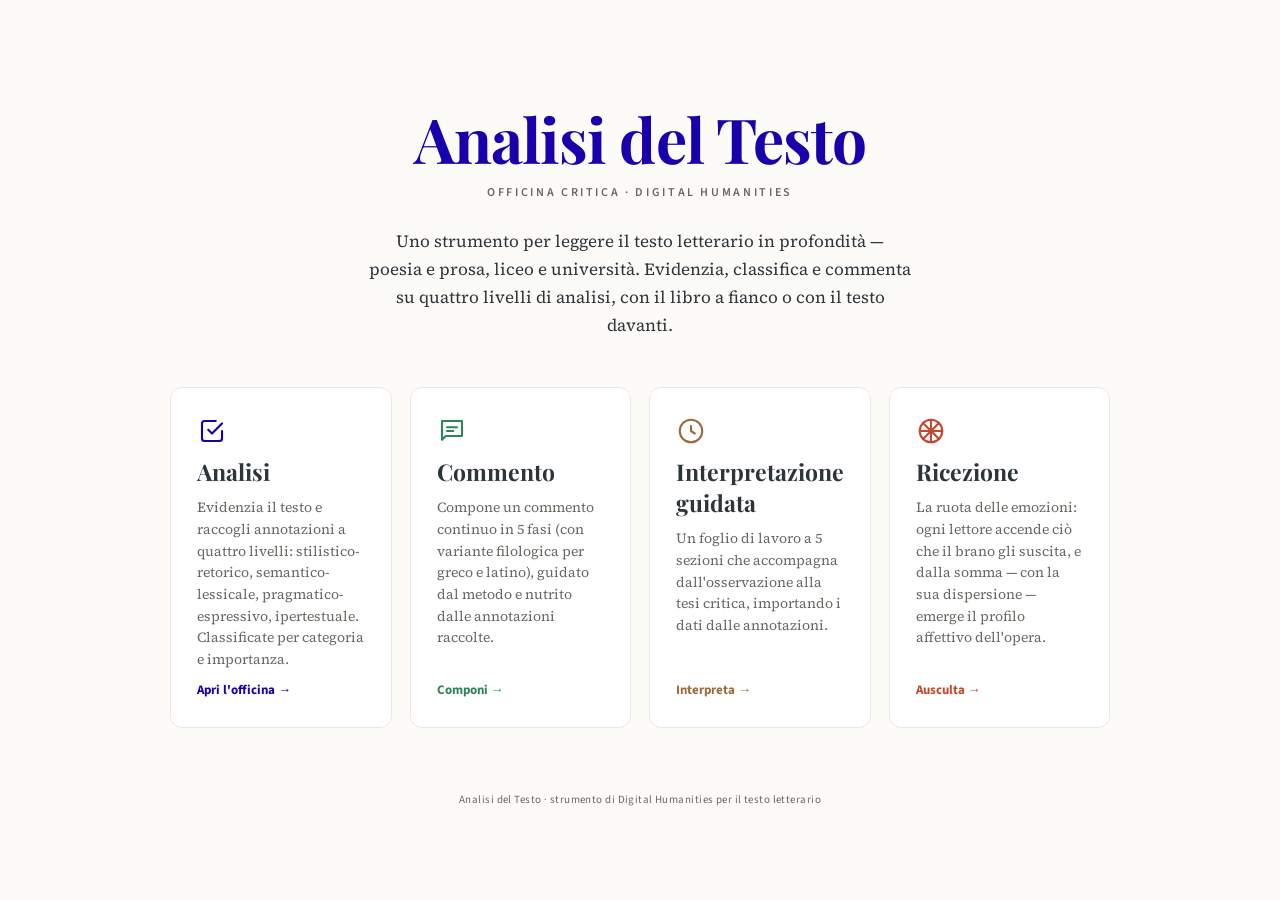
<file: index.html>
<!DOCTYPE html>
<html lang="it">
<head>
<meta charset="UTF-8">
<meta name="viewport" content="width=device-width, initial-scale=1.0">
<title>Analisi del Testo · Digital Humanities</title>
<meta name="description" content="Strumento di analisi del testo letterario (poesia e prosa) per il liceo e l'università: stile e retorica, lessico e semantica, pragmatica, ipertestualità.">
<!-- D9/D7 · font self-hosted (niente CDN bloccante; GFS Didot per il greco politonico) -->
<link rel="stylesheet" href="vendor/fonts/fonts.css">
<link rel="stylesheet" href="assets/design.css">
<script>(function(){try{var s=localStorage.getItem('analisitesto.theme');var t=(s==='dark'||s==='light')?s:(matchMedia('(prefers-color-scheme: dark)').matches?'dark':'light');document.documentElement.setAttribute('data-theme',t);}catch(e){}})();</script>
<style>
  body { display: flex; flex-direction: column; align-items: center; padding: 0 20px; }
  .site-header { text-align: center; margin-top: clamp(56px, 12vh, 120px); }
  .brand-mark { display: block; font-family: var(--font-display); font-size: clamp(40px, 8vw, 62px); font-weight: 700; letter-spacing: -0.015em; color: var(--brand); line-height: 1; }
  .brand-sub { display: block; margin-top: 14px; font-family: var(--font-ui); font-size: 12px; font-weight: 600; text-transform: uppercase; letter-spacing: 0.22em; color: var(--sepia); }
  .intro { max-width: 34rem; text-align: center; margin: 26px auto 48px; font-size: 17px; line-height: 1.65; color: var(--ink); }
  .hub { display: grid; grid-template-columns: repeat(auto-fit, minmax(210px, 1fr)); gap: 18px; width: 100%; max-width: 940px; }
  .hub-card { display: flex; flex-direction: column; gap: 10px; padding: 28px 26px; background: var(--paper); border: 1px solid var(--rule-soft); border-radius: var(--radius-lg); text-decoration: none; color: inherit; transition: all 0.18s var(--ease); }
  .hub-card:not(.soon):hover { border-color: var(--brand); box-shadow: var(--shadow-lift); transform: translateY(-3px); }
  .hub-card:hover { text-decoration: none; }
  .hub-card-icon { color: var(--brand); width: 30px; height: 30px; }
  .hub-card-title { font-family: var(--font-display); font-size: 23px; font-weight: 700; color: var(--ink); }
  .hub-card-desc { font-size: 14px; line-height: 1.55; color: var(--sepia); flex-grow: 1; }
  .hub-card-cta { font-family: var(--font-ui); font-size: 13px; font-weight: 700; color: var(--brand); }
  footer { margin: 64px 0 28px; text-align: center; font-family: var(--font-ui); font-size: 11px; letter-spacing: 0.04em; color: var(--sepia); }
  @media (max-width: 720px) { .hub { grid-template-columns: 1fr; } }
</style>
</head>
<body>
<a class="skip-link" href="#contenuto">Salta al contenuto</a>

<header class="site-header">
  <span class="brand-mark">Analisi del Testo</span>
  <span class="brand-sub">Officina critica · Digital Humanities</span>
</header>

<p class="intro">Uno strumento per leggere il testo letterario in profondità — poesia e prosa, liceo e università. Evidenzia, classifica e commenta su quattro livelli di analisi, con il libro a fianco o con il testo davanti.</p>

<main class="hub" id="contenuto" tabindex="-1">
  <a class="hub-card" href="analisi.html">
    <svg class="hub-card-icon" viewBox="0 0 24 24" fill="none" stroke="currentColor" stroke-width="1.7" stroke-linecap="round" stroke-linejoin="round" aria-hidden="true"><path d="M9 11l3 3 8-8"/><path d="M20 12v6a2 2 0 0 1-2 2H6a2 2 0 0 1-2-2V6a2 2 0 0 1 2-2h9"/></svg>
    <span class="hub-card-title">Analisi</span>
    <span class="hub-card-desc">Evidenzia il testo e raccogli annotazioni a quattro livelli: stilistico-retorico, semantico-lessicale, pragmatico-espressivo, ipertestuale. Classificate per categoria e importanza.</span>
    <span class="hub-card-cta">Apri l'officina →</span>
  </a>

  <a class="hub-card" href="commento.html">
    <svg class="hub-card-icon" style="color:var(--semantica)" viewBox="0 0 24 24" fill="none" stroke="currentColor" stroke-width="1.7" stroke-linecap="round" stroke-linejoin="round" aria-hidden="true"><path d="M4 4h16v12H7l-3 3z"/><path d="M8 9h8M8 12h5"/></svg>
    <span class="hub-card-title">Commento</span>
    <span class="hub-card-desc">Compone un commento continuo in 5 fasi (con variante filologica per greco e latino), guidato dal metodo e nutrito dalle annotazioni raccolte.</span>
    <span class="hub-card-cta" style="color:var(--semantica)">Componi →</span>
  </a>

  <a class="hub-card" href="interpretazione.html">
    <svg class="hub-card-icon" style="color:var(--ipertesto)" viewBox="0 0 24 24" fill="none" stroke="currentColor" stroke-width="1.7" stroke-linecap="round" stroke-linejoin="round" aria-hidden="true"><circle cx="12" cy="12" r="9"/><path d="M12 8v4l3 2"/></svg>
    <span class="hub-card-title">Interpretazione guidata</span>
    <span class="hub-card-desc">Un foglio di lavoro a 5 sezioni che accompagna dall'osservazione alla tesi critica, importando i dati dalle annotazioni.</span>
    <span class="hub-card-cta" style="color:var(--ipertesto)">Interpreta →</span>
  </a>

  <a class="hub-card" href="ricezione.html">
    <svg class="hub-card-icon" style="color:#c0492f" viewBox="0 0 24 24" fill="none" stroke="currentColor" stroke-width="1.7" stroke-linecap="round" stroke-linejoin="round" aria-hidden="true"><circle cx="12" cy="12" r="9"/><path d="M12 3v18M3 12h18M5.6 5.6l12.8 12.8M18.4 5.6L5.6 18.4"/></svg>
    <span class="hub-card-title">Ricezione</span>
    <span class="hub-card-desc">La ruota delle emozioni: ogni lettore accende ciò che il brano gli suscita, e dalla somma — con la sua dispersione — emerge il profilo affettivo dell'opera.</span>
    <span class="hub-card-cta" style="color:#c0492f">Ausculta →</span>
  </a>
</main>

<footer>Analisi del Testo · strumento di Digital Humanities per il testo letterario</footer>

</body>
</html>
</file>
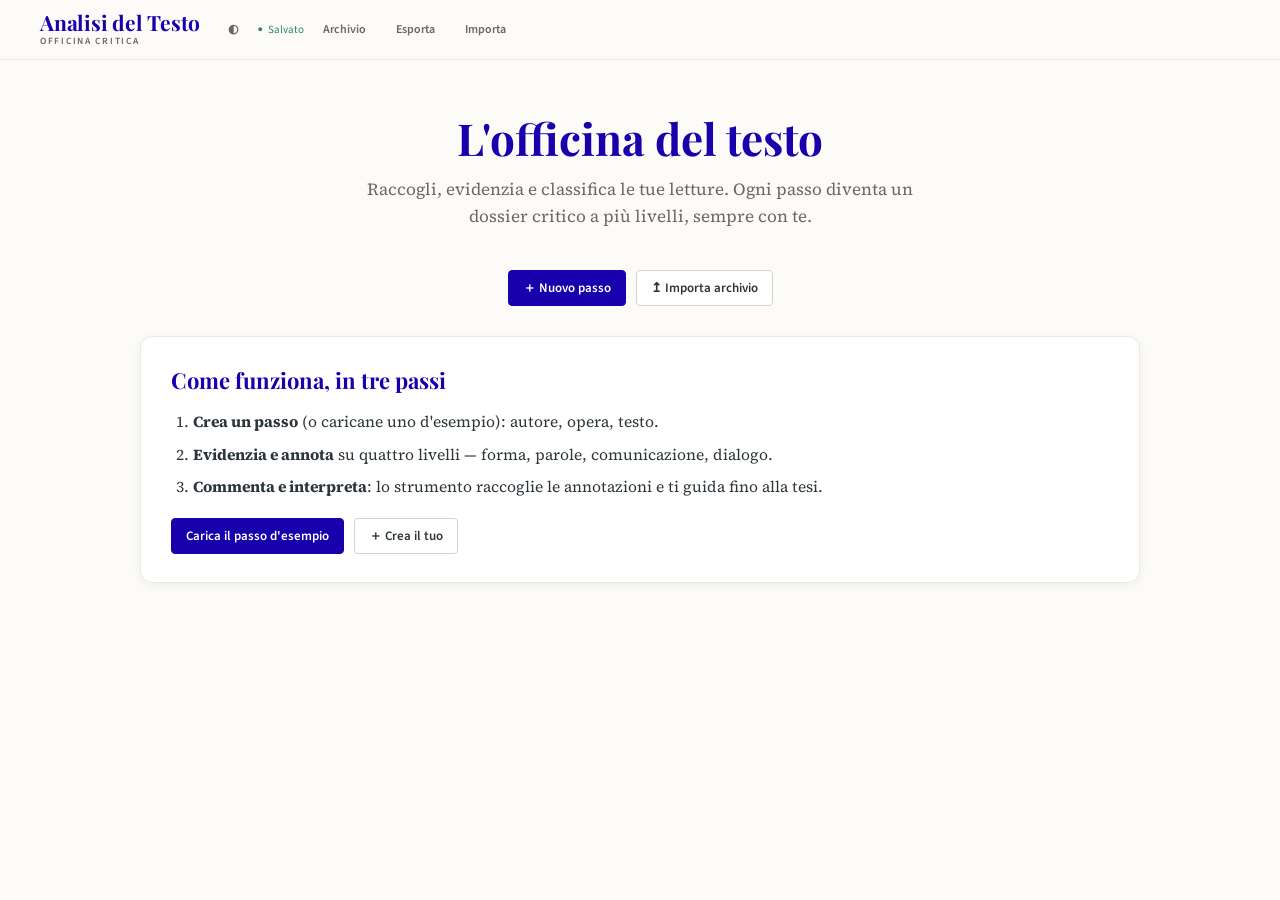
<file: analisi.html>
<!DOCTYPE html>
<html lang="it">
<head>
<meta charset="UTF-8">
<meta name="viewport" content="width=device-width, initial-scale=1.0">
<title>Analisi del Testo · Officina critica</title>
<meta name="description" content="Strumento di Digital Humanities per l'analisi stratificata del testo letterario: stile e retorica, lessico e semantica, pragmatica, ipertestualità.">
<!-- D9/D7 · font self-hosted (niente CDN bloccante; GFS Didot per il greco politonico) -->
<link rel="stylesheet" href="vendor/fonts/fonts.css">
<link rel="stylesheet" href="assets/design.css">
<script>(function(){try{var s=localStorage.getItem('analisitesto.theme');var t=(s==='dark'||s==='light')?s:(matchMedia('(prefers-color-scheme: dark)').matches?'dark':'light');document.documentElement.setAttribute('data-theme',t);}catch(e){}})();</script>
</head>
<body>
<a class="skip-link" href="#view-archive">Salta al contenuto</a>

<!-- ── TOP BAR ─────────────────────────────────────────────── -->
<header class="topbar">
  <a class="brand" href="index.html">Analisi del Testo<small>Officina critica</small></a>
  <div class="crumb" id="crumbWrap" style="display:none"><span id="crumb"></span></div>
  <div class="actions">
    <span class="save-dot" id="saveDot">Salvato</span>
    <button class="btn ghost sm" id="btnArchivio" title="Torna all'archivio">Archivio</button>
    <button class="btn ghost sm" id="btnExport" title="Esporta tutto l'archivio">Esporta</button>
    <button class="btn ghost sm" id="btnImport" title="Importa da file JSON">Importa</button>
  </div>
</header>

<!-- ── VISTA ARCHIVIO ──────────────────────────────────────── -->
<section id="view-archive" tabindex="-1">
  <div class="archive">
    <div class="archive-head">
      <h1>L'officina del testo</h1>
      <p>Raccogli, evidenzia e classifica le tue letture. Ogni passo diventa un dossier critico a più livelli, sempre con te.</p>
    </div>
    <div class="archive-bar">
      <button class="btn primary" id="btnNuovoPasso">＋ Nuovo passo</button>
      <button class="btn" id="btnImportArch">↥ Importa archivio</button>
    </div>
    <div class="passi-grid" id="passiGrid"></div>
  </div>
</section>

<!-- ── VISTA WORKSPACE ─────────────────────────────────────── -->
<section id="view-workspace" style="display:none">
  <div class="workspace">

    <!-- Pannello testo -->
    <div class="panel panel-text">
      <div class="work-meta">
        <div class="wm-author" id="wmAuthor"></div>
        <div class="wm-title" id="wmTitle"></div>
        <div class="wm-sub" id="wmSub"></div>
        <button class="btn ghost sm" id="btnEditPasso" style="margin-top:8px">✎ Dati del passo</button>
      </div>
      <div class="mode-toggle" id="modeToggle">
        <button data-mode="con">Con testo</button>
        <button data-mode="senza">Libro a fianco</button>
      </div>
      <div id="textHost"></div>
    </div>

    <!-- Pannello note -->
    <div class="panel panel-notes">
      <div class="notes-head">
        <div class="nh-row">
          <h2>Annotazioni</h2>
          <div style="display:flex;gap:6px">
            <button class="btn sm" id="btnBatch" title="Analisi rapida: tagga una categoria su tutto il testo">⚡ Rapida</button>
            <button class="btn primary sm" id="btnAddNote">＋ Annota</button>
          </div>
        </div>
        <div class="batch-bar" id="batchBar"></div>
        <div class="view-toggle" id="viewToggle">
          <button data-view="livello" class="active">Per livello</button>
          <button data-view="importanza">Per importanza</button>
          <button data-view="sequenza">In sequenza</button>
        </div>
        <div class="filters" id="filterLivelli"></div>
        <div class="filters" id="filterImp"></div>
        <input type="text" class="notes-search" id="notesSearch" placeholder="Cerca tra commenti, voci, citazioni, tag…">
        <div class="nh-row" style="margin-top:10px">
          <span class="nh-count" id="notesCount">0 note</span>
          <div style="display:flex;gap:6px">
            <button class="btn ghost sm" id="btnDossier" title="Dossier completo stampabile / PDF">Dossier (PDF)</button>
            <button class="btn ghost sm" id="btnExportPasso" title="Esporta solo questo passo (JSON)">Esporta passo</button>
          </div>
        </div>
      </div>
      <div class="notes-list" id="notesList"></div>
    </div>

  </div>
</section>

<!-- ── MODALE ──────────────────────────────────────────────── -->
<div class="overlay" id="modal">
  <div class="modal">
    <div class="modal-head">
      <h3 id="modalTitle">Nuova annotazione</h3>
      <button class="btn ghost sm" id="modalClose">✕</button>
    </div>
    <div class="modal-body" id="modalBody"></div>
    <div class="modal-foot">
      <button class="btn danger" id="btnDelete" style="display:none">Elimina</button>
      <div style="display:flex;gap:10px;margin-left:auto">
        <button class="btn" id="btnCancel">Annulla</button>
        <button class="btn primary" id="btnSave">Salva</button>
      </div>
    </div>
  </div>
</div>

<input type="file" id="fileImport" accept="application/json,.json" style="display:none">
<div class="toast" id="toast"></div>

<script src="data/taxonomy.js"></script>
<script src="data/commento.js"></script>
<script src="data/interpretazione.js"></script>
<script src="data/ricezione.js"></script>
<script src="assets/dossier.js"></script>
<script src="assets/shell.js"></script>
<script src="assets/app.js"></script>
</body>
</html>
</file>
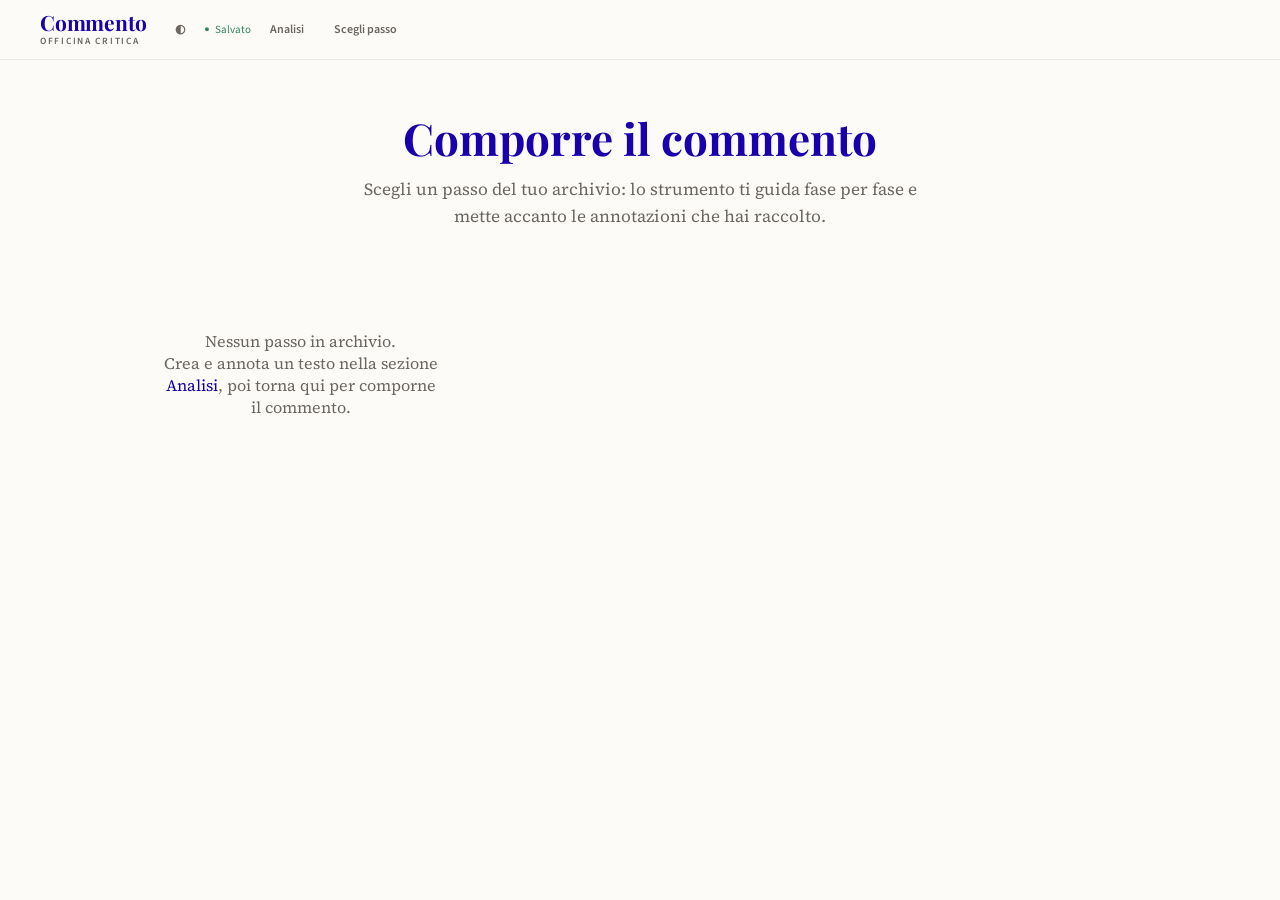
<file: commento.html>
<!DOCTYPE html>
<html lang="it">
<head>
<meta charset="UTF-8">
<meta name="viewport" content="width=device-width, initial-scale=1.0">
<title>Commento · Officina critica</title>
<meta name="description" content="Composizione guidata del commento al testo letterario, secondo il protocollo di analisi in cinque fasi (con variante filologica per greco e latino).">
<!-- D9/D7 · font self-hosted (niente CDN bloccante; GFS Didot per il greco politonico) -->
<link rel="stylesheet" href="vendor/fonts/fonts.css">
<link rel="stylesheet" href="assets/design.css">
<script>(function(){try{var s=localStorage.getItem('analisitesto.theme');var t=(s==='dark'||s==='light')?s:(matchMedia('(prefers-color-scheme: dark)').matches?'dark':'light');document.documentElement.setAttribute('data-theme',t);}catch(e){}})();</script>
</head>
<body>
<a class="skip-link" href="#contenuto">Salta al contenuto</a>

<header class="topbar">
  <a class="brand" href="index.html">Commento<small>Officina critica</small></a>
  <div class="crumb" id="crumbWrap" style="display:none"><span id="crumb"></span></div>
  <div class="actions">
    <span class="save-dot" id="saveDot">Salvato</span>
    <a class="btn ghost sm" href="analisi.html">Analisi</a>
    <button class="btn ghost sm" id="btnChooser">Scegli passo</button>
    <button class="btn ghost sm" id="btnExport" style="display:none">Esporta</button>
  </div>
</header>

<!-- Scelta del passo -->
<section id="view-chooser">
  <div class="archive" id="contenuto" tabindex="-1">
    <div class="archive-head">
      <h1>Comporre il commento</h1>
      <p>Scegli un passo del tuo archivio: lo strumento ti guida fase per fase e mette accanto le annotazioni che hai raccolto.</p>
    </div>
    <div class="passi-grid" id="passiGrid"></div>
  </div>
</section>

<!-- Workspace di commento -->
<section id="view-workspace" style="display:none">
  <div class="commento-wrap">

    <div class="work-meta">
      <div class="wm-author" id="wmAuthor"></div>
      <div class="wm-title" id="wmTitle"></div>
      <div class="wm-sub" id="wmSub"></div>
    </div>

    <div class="proto-row">
      <div class="mode-toggle" id="protoToggle">
        <button data-modo="moderno">Italiano / moderno</button>
        <button data-modo="classico">Greco / latino</button>
      </div>
      <button class="btn ghost sm" id="btnVademecum">Vademecum ▾</button>
    </div>

    <div class="vademecum" id="vademecum">
      <div class="vade-row vade-head"><div>Livello</div><div>Cosa cercare</div><div>Errore</div></div>
      <div id="vademecumBody"></div>
    </div>

    <div class="domande-chiave" id="domandeChiave" style="display:none"></div>

    <div id="textHost"></div>

    <div class="progress"><div class="progress-track"><div class="progress-bar" id="progressBar"></div></div><span id="progressLabel"></span></div>

    <div id="fasiHost"></div>

    <p class="principio" id="principio"></p>

    <div style="text-align:center;margin:24px 0 60px">
      <button class="btn primary" id="btnExport2" onclick="document.getElementById('btnExport').click()">Esporta il commento (Markdown)</button>
    </div>

  </div>
</section>

<div class="toast" id="toast"></div>

<script src="data/taxonomy.js"></script>
<script src="data/commento.js"></script>
<script src="data/interpretazione.js"></script>
<script src="data/ricezione.js"></script>
<script src="assets/dossier.js"></script>
<script src="assets/shell.js"></script>
<script src="assets/commento.js"></script>
</body>
</html>
</file>
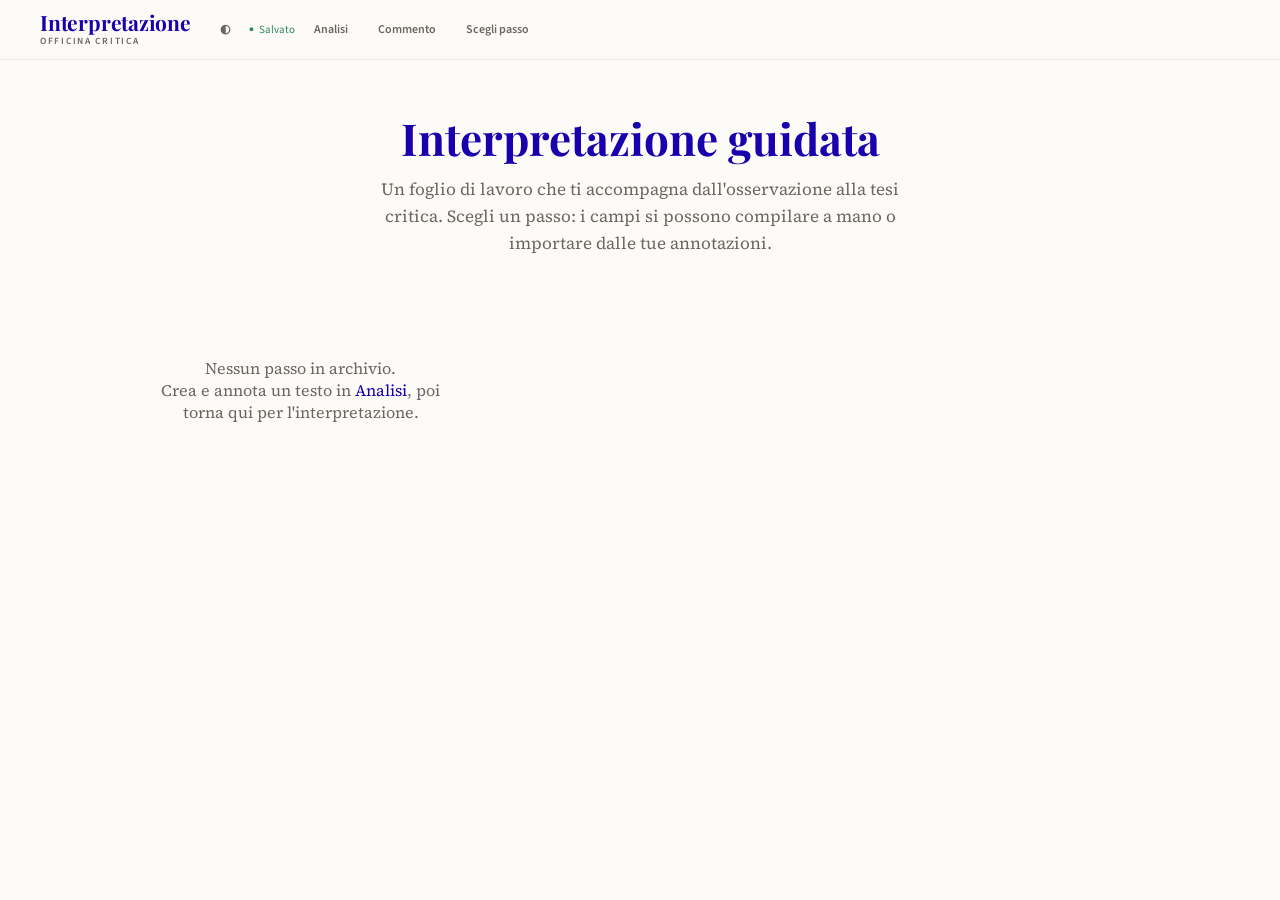
<file: interpretazione.html>
<!DOCTYPE html>
<html lang="it">
<head>
<meta charset="UTF-8">
<meta name="viewport" content="width=device-width, initial-scale=1.0">
<title>Interpretazione guidata · Officina critica</title>
<meta name="description" content="Foglio di lavoro per l'interpretazione guidata del testo letterario: identikit, decodifica, involucro formale, smontaggio retorico, sintesi critica.">
<!-- D9/D7 · font self-hosted (niente CDN bloccante; GFS Didot per il greco politonico) -->
<link rel="stylesheet" href="vendor/fonts/fonts.css">
<link rel="stylesheet" href="assets/design.css">
<script>(function(){try{var s=localStorage.getItem('analisitesto.theme');var t=(s==='dark'||s==='light')?s:(matchMedia('(prefers-color-scheme: dark)').matches?'dark':'light');document.documentElement.setAttribute('data-theme',t);}catch(e){}})();</script>
</head>
<body>
<a class="skip-link" href="#contenuto">Salta al contenuto</a>

<header class="topbar">
  <a class="brand" href="index.html">Interpretazione<small>Officina critica</small></a>
  <div class="crumb" id="crumbWrap" style="display:none"><span id="crumb"></span></div>
  <div class="actions">
    <span class="save-dot" id="saveDot">Salvato</span>
    <a class="btn ghost sm" href="analisi.html">Analisi</a>
    <a class="btn ghost sm" href="commento.html">Commento</a>
    <button class="btn ghost sm" id="btnChooser">Scegli passo</button>
    <button class="btn ghost sm" id="btnExport" style="display:none">Esporta</button>
  </div>
</header>

<!-- Scelta del passo -->
<section id="view-chooser">
  <div class="archive" id="contenuto" tabindex="-1">
    <div class="archive-head">
      <h1>Interpretazione guidata</h1>
      <p>Un foglio di lavoro che ti accompagna dall'osservazione alla tesi critica. Scegli un passo: i campi si possono compilare a mano o importare dalle tue annotazioni.</p>
    </div>
    <div class="passi-grid" id="passiGrid"></div>
  </div>
</section>

<!-- Workspace -->
<section id="view-workspace" style="display:none">
  <div class="commento-wrap">

    <div class="work-meta">
      <div class="wm-author" id="wmAuthor"></div>
      <div class="wm-title" id="wmTitle"></div>
      <div class="wm-sub" id="wmSub"></div>
    </div>

    <div class="consiglio-box"><span class="consiglio-label">💡 Come usarla</span><p id="consiglio"></p></div>

    <div class="progress"><div class="progress-track"><div class="progress-bar" id="progressBar"></div></div><span id="progressLabel"></span></div>

    <div id="sezioniHost"></div>

    <div style="text-align:center;margin:24px 0 60px">
      <button class="btn primary" onclick="document.getElementById('btnExport').click()">Esporta la scheda (Markdown)</button>
    </div>

  </div>
</section>

<div class="toast" id="toast"></div>

<script src="data/taxonomy.js"></script>
<script src="data/commento.js"></script>
<script src="data/interpretazione.js"></script>
<script src="data/ricezione.js"></script>
<script src="assets/dossier.js"></script>
<script src="assets/shell.js"></script>
<script src="assets/interpretazione.js"></script>
</body>
</html>
</file>
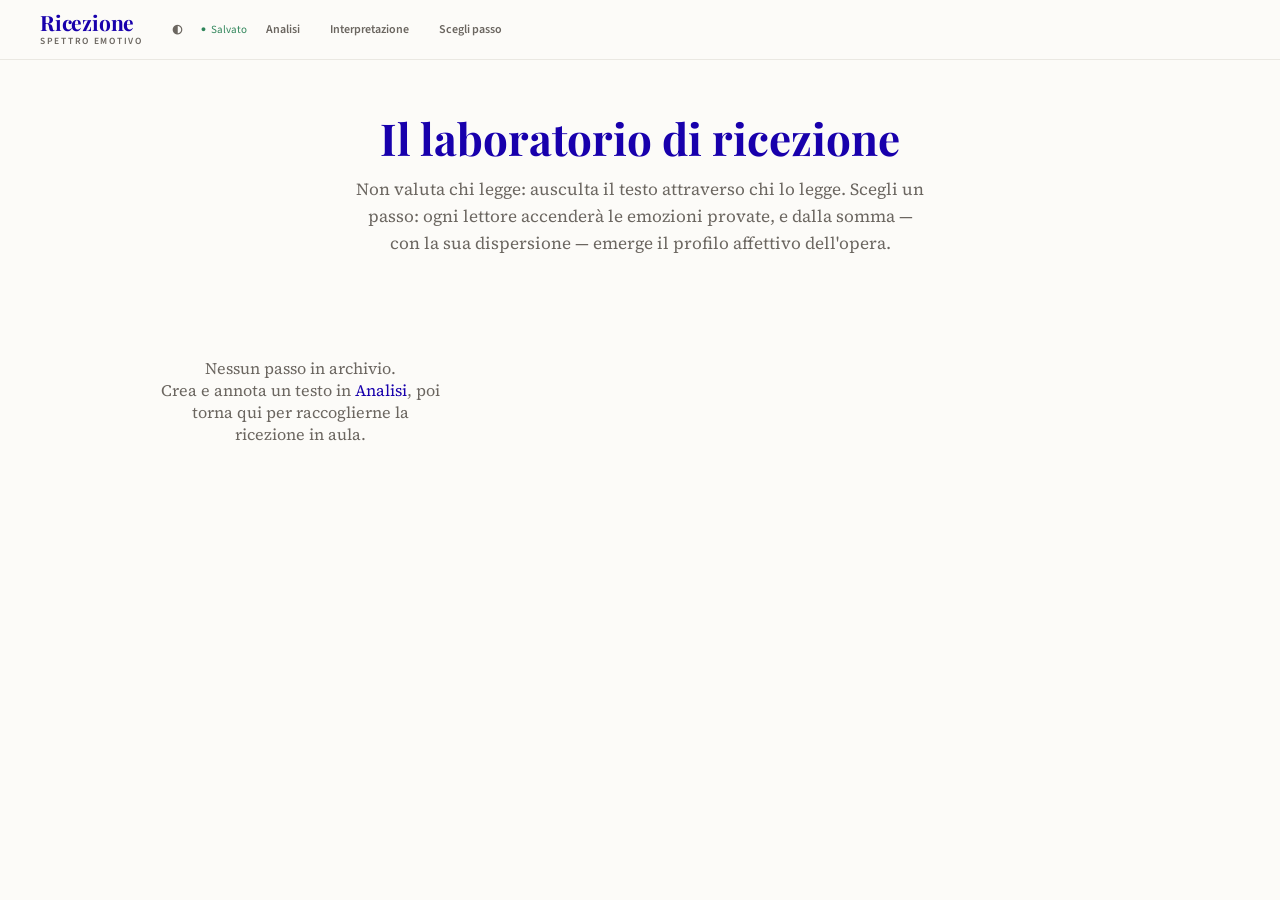
<file: ricezione.html>
<!DOCTYPE html>
<html lang="it">
<head>
<meta charset="UTF-8">
<meta name="viewport" content="width=device-width, initial-scale=1.0">
<title>Ricezione · Spettro emotivo del testo</title>
<meta name="description" content="Il laboratorio di ricezione: ogni lettore accende le emozioni che il brano gli suscita, e dalla somma — con la sua dispersione — emerge il profilo affettivo dell'opera.">
<!-- D9/D7 · font self-hosted (niente CDN bloccante; GFS Didot per il greco politonico) -->
<link rel="stylesheet" href="vendor/fonts/fonts.css">
<link rel="stylesheet" href="assets/design.css">
<script>(function(){try{var s=localStorage.getItem('analisitesto.theme');var t=(s==='dark'||s==='light')?s:(matchMedia('(prefers-color-scheme: dark)').matches?'dark':'light');document.documentElement.setAttribute('data-theme',t);}catch(e){}})();</script>
</head>
<body>
<a class="skip-link" href="#contenuto">Salta al contenuto</a>

<header class="topbar">
  <a class="brand" href="index.html">Ricezione<small>Spettro emotivo</small></a>
  <div class="crumb" id="crumbWrap" style="display:none"><span id="crumb"></span></div>
  <div class="actions">
    <span class="save-dot" id="saveDot">Salvato</span>
    <a class="btn ghost sm" href="analisi.html">Analisi</a>
    <a class="btn ghost sm" href="interpretazione.html">Interpretazione</a>
    <button class="btn ghost sm" id="btnAula" style="display:none">◐ Modalità aula</button>
    <button class="btn ghost sm" id="btnChooser">Scegli passo</button>
  </div>
</header>

<!-- Scelta del passo -->
<section id="view-chooser">
  <div class="archive" id="contenuto" tabindex="-1">
    <div class="archive-head">
      <h1>Il laboratorio di ricezione</h1>
      <p>Non valuta chi legge: ausculta il testo attraverso chi lo legge. Scegli un passo: ogni lettore accenderà le emozioni provate, e dalla somma — con la sua dispersione — emerge il profilo affettivo dell'opera.</p>
    </div>
    <div class="passi-grid" id="passiGrid"></div>
  </div>
</section>

<!-- Workspace -->
<section id="view-workspace" style="display:none">
  <div class="commento-wrap">

    <div class="work-meta">
      <div class="wm-author" id="wmAuthor"></div>
      <div class="wm-title" id="wmTitle"></div>
      <div class="wm-sub" id="wmSub"></div>
    </div>

    <div class="field" style="max-width:340px;margin:0 auto 18px">
      <label for="lettore">Lettore in ascolto</label>
      <input id="lettore" type="text" placeholder="es. Lettore 1 / Giulia" autocomplete="off">
    </div>

    <div class="ric-stage">
      <div class="ric-panel">
        <h3>La ruota — accendi i petali</h3>
        <div class="ric-caption" id="capWheel">Tocca un anello del petalo per fissare l'intensità (0–4); da tastiera, frecce o tasti 0–4.</div>
        <svg id="wheel" viewBox="0 0 420 420" role="group" aria-label="Ruota delle emozioni"></svg>
        <div class="ric-legend" id="legend"></div>
      </div>
      <div class="ric-panel">
        <h3>Il tracciato — spettro a ragno</h3>
        <div class="ric-caption">Il filo è la media dei lettori; la banda è la <b>dispersione</b> (quanto le letture concordano). Il velo chiaro è il lettore corrente.</div>
        <svg id="radar" viewBox="0 0 420 420" role="img" aria-label="Diagramma a ragno delle emozioni"></svg>
      </div>
    </div>

    <div class="ric-controls">
      <button class="btn primary" id="btnReg">Registra lettore</button>
      <button class="btn" id="btnClearOne">Azzera lettore corrente</button>
      <button class="btn ghost" id="btnPrint">Stampa / PDF</button>
      <span class="ric-count">Lettori registrati: <b id="nReaders">0</b></span>
    </div>
    <div class="ric-chips" id="chips"></div>

    <p class="howto">Leggi il brano ad alta voce. Ogni lettore, <b>in silenzio e prima della discussione</b>, accende sulla ruota le emozioni provate e la loro intensità, poi premi <b>Registra lettore</b> e passa al successivo. La presa individuale prima del confronto evita il contagio d'aula. I lettori restano salvati nel passo.</p>

    <div class="ric-readout">
      <h3>Emozioni predominanti</h3>
      <p class="src" id="readSrc"></p>
      <div class="ric-dom" id="dom"></div>
      <div class="ric-summary" id="summary"></div>
    </div>

  </div>
</section>

<div class="toast" id="toast"></div>

<script src="data/taxonomy.js"></script>
<script src="data/commento.js"></script>
<script src="data/interpretazione.js"></script>
<script src="data/ricezione.js"></script>
<script src="assets/dossier.js"></script>
<script src="assets/shell.js"></script>
<script src="assets/ricezione.js"></script>
</body>
</html>
</file>
<file: vendor/fonts/fonts.css>
/* latin-ext */
@font-face {
  font-family: 'Playfair Display';
  font-style: italic;
  font-weight: 400;
  font-display: swap;
  src: url(nuFRD-vYSZviVYUb_rj3ij__anPXDTnCjmHKM4nYO7KN_qiTXt_A-W2r.woff2) format('woff2');
  unicode-range: U+0100-02BA, U+02BD-02C5, U+02C7-02CC, U+02CE-02D7, U+02DD-02FF, U+0304, U+0308, U+0329, U+1D00-1DBF, U+1E00-1E9F, U+1EF2-1EFF, U+2020, U+20A0-20AB, U+20AD-20C0, U+2113, U+2C60-2C7F, U+A720-A7FF;
}
/* latin */
@font-face {
  font-family: 'Playfair Display';
  font-style: italic;
  font-weight: 400;
  font-display: swap;
  src: url(nuFRD-vYSZviVYUb_rj3ij__anPXDTnCjmHKM4nYO7KN_qiTXtHA-Q.woff2) format('woff2');
  unicode-range: U+0000-00FF, U+0131, U+0152-0153, U+02BB-02BC, U+02C6, U+02DA, U+02DC, U+0304, U+0308, U+0329, U+2000-206F, U+20AC, U+2122, U+2191, U+2193, U+2212, U+2215, U+FEFF, U+FFFD;
}
/* latin-ext */
@font-face {
  font-family: 'Playfair Display';
  font-style: normal;
  font-weight: 400;
  font-display: swap;
  src: url(nuFiD-vYSZviVYUb_rj3ij__anPXDTLYgFE_.woff2) format('woff2');
  unicode-range: U+0100-02BA, U+02BD-02C5, U+02C7-02CC, U+02CE-02D7, U+02DD-02FF, U+0304, U+0308, U+0329, U+1D00-1DBF, U+1E00-1E9F, U+1EF2-1EFF, U+2020, U+20A0-20AB, U+20AD-20C0, U+2113, U+2C60-2C7F, U+A720-A7FF;
}
/* latin */
@font-face {
  font-family: 'Playfair Display';
  font-style: normal;
  font-weight: 400;
  font-display: swap;
  src: url(nuFiD-vYSZviVYUb_rj3ij__anPXDTzYgA.woff2) format('woff2');
  unicode-range: U+0000-00FF, U+0131, U+0152-0153, U+02BB-02BC, U+02C6, U+02DA, U+02DC, U+0304, U+0308, U+0329, U+2000-206F, U+20AC, U+2122, U+2191, U+2193, U+2212, U+2215, U+FEFF, U+FFFD;
}
/* latin-ext */
@font-face {
  font-family: 'Playfair Display';
  font-style: normal;
  font-weight: 600;
  font-display: swap;
  src: url(nuFiD-vYSZviVYUb_rj3ij__anPXDTLYgFE_.woff2) format('woff2');
  unicode-range: U+0100-02BA, U+02BD-02C5, U+02C7-02CC, U+02CE-02D7, U+02DD-02FF, U+0304, U+0308, U+0329, U+1D00-1DBF, U+1E00-1E9F, U+1EF2-1EFF, U+2020, U+20A0-20AB, U+20AD-20C0, U+2113, U+2C60-2C7F, U+A720-A7FF;
}
/* latin */
@font-face {
  font-family: 'Playfair Display';
  font-style: normal;
  font-weight: 600;
  font-display: swap;
  src: url(nuFiD-vYSZviVYUb_rj3ij__anPXDTzYgA.woff2) format('woff2');
  unicode-range: U+0000-00FF, U+0131, U+0152-0153, U+02BB-02BC, U+02C6, U+02DA, U+02DC, U+0304, U+0308, U+0329, U+2000-206F, U+20AC, U+2122, U+2191, U+2193, U+2212, U+2215, U+FEFF, U+FFFD;
}
/* latin-ext */
@font-face {
  font-family: 'Playfair Display';
  font-style: normal;
  font-weight: 700;
  font-display: swap;
  src: url(nuFiD-vYSZviVYUb_rj3ij__anPXDTLYgFE_.woff2) format('woff2');
  unicode-range: U+0100-02BA, U+02BD-02C5, U+02C7-02CC, U+02CE-02D7, U+02DD-02FF, U+0304, U+0308, U+0329, U+1D00-1DBF, U+1E00-1E9F, U+1EF2-1EFF, U+2020, U+20A0-20AB, U+20AD-20C0, U+2113, U+2C60-2C7F, U+A720-A7FF;
}
/* latin */
@font-face {
  font-family: 'Playfair Display';
  font-style: normal;
  font-weight: 700;
  font-display: swap;
  src: url(nuFiD-vYSZviVYUb_rj3ij__anPXDTzYgA.woff2) format('woff2');
  unicode-range: U+0000-00FF, U+0131, U+0152-0153, U+02BB-02BC, U+02C6, U+02DA, U+02DC, U+0304, U+0308, U+0329, U+2000-206F, U+20AC, U+2122, U+2191, U+2193, U+2212, U+2215, U+FEFF, U+FFFD;
}
/* greek */
@font-face {
  font-family: 'Source Serif 4';
  font-style: italic;
  font-weight: 400;
  font-display: swap;
  src: url(vEF02_tTDB4M7-auWDN0ahZJW1ge6NmXpVAHV83Bfb_US2D2QYxoUKIkn98pRl9tD8QCnjU.woff2) format('woff2');
  unicode-range: U+0370-0377, U+037A-037F, U+0384-038A, U+038C, U+038E-03A1, U+03A3-03FF;
}
/* latin-ext */
@font-face {
  font-family: 'Source Serif 4';
  font-style: italic;
  font-weight: 400;
  font-display: swap;
  src: url(vEF02_tTDB4M7-auWDN0ahZJW1ge6NmXpVAHV83Bfb_US2D2QYxoUKIkn98pRl9tAsQCnjU.woff2) format('woff2');
  unicode-range: U+0100-02BA, U+02BD-02C5, U+02C7-02CC, U+02CE-02D7, U+02DD-02FF, U+0304, U+0308, U+0329, U+1D00-1DBF, U+1E00-1E9F, U+1EF2-1EFF, U+2020, U+20A0-20AB, U+20AD-20C0, U+2113, U+2C60-2C7F, U+A720-A7FF;
}
/* latin */
@font-face {
  font-family: 'Source Serif 4';
  font-style: italic;
  font-weight: 400;
  font-display: swap;
  src: url(vEF02_tTDB4M7-auWDN0ahZJW1ge6NmXpVAHV83Bfb_US2D2QYxoUKIkn98pRl9tDMQC.woff2) format('woff2');
  unicode-range: U+0000-00FF, U+0131, U+0152-0153, U+02BB-02BC, U+02C6, U+02DA, U+02DC, U+0304, U+0308, U+0329, U+2000-206F, U+20AC, U+2122, U+2191, U+2193, U+2212, U+2215, U+FEFF, U+FFFD;
}
/* greek */
@font-face {
  font-family: 'Source Serif 4';
  font-style: normal;
  font-weight: 400;
  font-display: swap;
  src: url(vEFF2_tTDB4M7-auWDN0ahZJW3IX2ih5nk3AucvUHf6kDnr4cXk.woff2) format('woff2');
  unicode-range: U+0370-0377, U+037A-037F, U+0384-038A, U+038C, U+038E-03A1, U+03A3-03FF;
}
/* latin-ext */
@font-face {
  font-family: 'Source Serif 4';
  font-style: normal;
  font-weight: 400;
  font-display: swap;
  src: url(vEFF2_tTDB4M7-auWDN0ahZJW3IX2ih5nk3AucvUHf6kA3r4cXk.woff2) format('woff2');
  unicode-range: U+0100-02BA, U+02BD-02C5, U+02C7-02CC, U+02CE-02D7, U+02DD-02FF, U+0304, U+0308, U+0329, U+1D00-1DBF, U+1E00-1E9F, U+1EF2-1EFF, U+2020, U+20A0-20AB, U+20AD-20C0, U+2113, U+2C60-2C7F, U+A720-A7FF;
}
/* latin */
@font-face {
  font-family: 'Source Serif 4';
  font-style: normal;
  font-weight: 400;
  font-display: swap;
  src: url(vEFF2_tTDB4M7-auWDN0ahZJW3IX2ih5nk3AucvUHf6kDXr4.woff2) format('woff2');
  unicode-range: U+0000-00FF, U+0131, U+0152-0153, U+02BB-02BC, U+02C6, U+02DA, U+02DC, U+0304, U+0308, U+0329, U+2000-206F, U+20AC, U+2122, U+2191, U+2193, U+2212, U+2215, U+FEFF, U+FFFD;
}
/* greek */
@font-face {
  font-family: 'Source Serif 4';
  font-style: normal;
  font-weight: 600;
  font-display: swap;
  src: url(vEFF2_tTDB4M7-auWDN0ahZJW3IX2ih5nk3AucvUHf6kDnr4cXk.woff2) format('woff2');
  unicode-range: U+0370-0377, U+037A-037F, U+0384-038A, U+038C, U+038E-03A1, U+03A3-03FF;
}
/* latin-ext */
@font-face {
  font-family: 'Source Serif 4';
  font-style: normal;
  font-weight: 600;
  font-display: swap;
  src: url(vEFF2_tTDB4M7-auWDN0ahZJW3IX2ih5nk3AucvUHf6kA3r4cXk.woff2) format('woff2');
  unicode-range: U+0100-02BA, U+02BD-02C5, U+02C7-02CC, U+02CE-02D7, U+02DD-02FF, U+0304, U+0308, U+0329, U+1D00-1DBF, U+1E00-1E9F, U+1EF2-1EFF, U+2020, U+20A0-20AB, U+20AD-20C0, U+2113, U+2C60-2C7F, U+A720-A7FF;
}
/* latin */
@font-face {
  font-family: 'Source Serif 4';
  font-style: normal;
  font-weight: 600;
  font-display: swap;
  src: url(vEFF2_tTDB4M7-auWDN0ahZJW3IX2ih5nk3AucvUHf6kDXr4.woff2) format('woff2');
  unicode-range: U+0000-00FF, U+0131, U+0152-0153, U+02BB-02BC, U+02C6, U+02DA, U+02DC, U+0304, U+0308, U+0329, U+2000-206F, U+20AC, U+2122, U+2191, U+2193, U+2212, U+2215, U+FEFF, U+FFFD;
}
/* greek */
@font-face {
  font-family: 'Source Serif 4';
  font-style: normal;
  font-weight: 700;
  font-display: swap;
  src: url(vEFF2_tTDB4M7-auWDN0ahZJW3IX2ih5nk3AucvUHf6kDnr4cXk.woff2) format('woff2');
  unicode-range: U+0370-0377, U+037A-037F, U+0384-038A, U+038C, U+038E-03A1, U+03A3-03FF;
}
/* latin-ext */
@font-face {
  font-family: 'Source Serif 4';
  font-style: normal;
  font-weight: 700;
  font-display: swap;
  src: url(vEFF2_tTDB4M7-auWDN0ahZJW3IX2ih5nk3AucvUHf6kA3r4cXk.woff2) format('woff2');
  unicode-range: U+0100-02BA, U+02BD-02C5, U+02C7-02CC, U+02CE-02D7, U+02DD-02FF, U+0304, U+0308, U+0329, U+1D00-1DBF, U+1E00-1E9F, U+1EF2-1EFF, U+2020, U+20A0-20AB, U+20AD-20C0, U+2113, U+2C60-2C7F, U+A720-A7FF;
}
/* latin */
@font-face {
  font-family: 'Source Serif 4';
  font-style: normal;
  font-weight: 700;
  font-display: swap;
  src: url(vEFF2_tTDB4M7-auWDN0ahZJW3IX2ih5nk3AucvUHf6kDXr4.woff2) format('woff2');
  unicode-range: U+0000-00FF, U+0131, U+0152-0153, U+02BB-02BC, U+02C6, U+02DA, U+02DC, U+0304, U+0308, U+0329, U+2000-206F, U+20AC, U+2122, U+2191, U+2193, U+2212, U+2215, U+FEFF, U+FFFD;
}
/* greek */
@font-face {
  font-family: 'JetBrains Mono';
  font-style: normal;
  font-weight: 400;
  font-display: swap;
  src: url(tDbv2o-flEEny0FZhsfKu5WU4zr3E_BX0PnT8RD8yKwBNntkaToggR7BYRbKPxPcwhsk.woff2) format('woff2');
  unicode-range: U+0370-0377, U+037A-037F, U+0384-038A, U+038C, U+038E-03A1, U+03A3-03FF;
}
/* latin-ext */
@font-face {
  font-family: 'JetBrains Mono';
  font-style: normal;
  font-weight: 400;
  font-display: swap;
  src: url(tDbv2o-flEEny0FZhsfKu5WU4zr3E_BX0PnT8RD8yKwBNntkaToggR7BYRbKPx7cwhsk.woff2) format('woff2');
  unicode-range: U+0100-02BA, U+02BD-02C5, U+02C7-02CC, U+02CE-02D7, U+02DD-02FF, U+0304, U+0308, U+0329, U+1D00-1DBF, U+1E00-1E9F, U+1EF2-1EFF, U+2020, U+20A0-20AB, U+20AD-20C0, U+2113, U+2C60-2C7F, U+A720-A7FF;
}
/* latin */
@font-face {
  font-family: 'JetBrains Mono';
  font-style: normal;
  font-weight: 400;
  font-display: swap;
  src: url(tDbv2o-flEEny0FZhsfKu5WU4zr3E_BX0PnT8RD8yKwBNntkaToggR7BYRbKPxDcwg.woff2) format('woff2');
  unicode-range: U+0000-00FF, U+0131, U+0152-0153, U+02BB-02BC, U+02C6, U+02DA, U+02DC, U+0304, U+0308, U+0329, U+2000-206F, U+20AC, U+2122, U+2191, U+2193, U+2212, U+2215, U+FEFF, U+FFFD;
}
/* greek */
@font-face {
  font-family: 'JetBrains Mono';
  font-style: normal;
  font-weight: 600;
  font-display: swap;
  src: url(tDbv2o-flEEny0FZhsfKu5WU4zr3E_BX0PnT8RD8yKwBNntkaToggR7BYRbKPxPcwhsk.woff2) format('woff2');
  unicode-range: U+0370-0377, U+037A-037F, U+0384-038A, U+038C, U+038E-03A1, U+03A3-03FF;
}
/* latin-ext */
@font-face {
  font-family: 'JetBrains Mono';
  font-style: normal;
  font-weight: 600;
  font-display: swap;
  src: url(tDbv2o-flEEny0FZhsfKu5WU4zr3E_BX0PnT8RD8yKwBNntkaToggR7BYRbKPx7cwhsk.woff2) format('woff2');
  unicode-range: U+0100-02BA, U+02BD-02C5, U+02C7-02CC, U+02CE-02D7, U+02DD-02FF, U+0304, U+0308, U+0329, U+1D00-1DBF, U+1E00-1E9F, U+1EF2-1EFF, U+2020, U+20A0-20AB, U+20AD-20C0, U+2113, U+2C60-2C7F, U+A720-A7FF;
}
/* latin */
@font-face {
  font-family: 'JetBrains Mono';
  font-style: normal;
  font-weight: 600;
  font-display: swap;
  src: url(tDbv2o-flEEny0FZhsfKu5WU4zr3E_BX0PnT8RD8yKwBNntkaToggR7BYRbKPxDcwg.woff2) format('woff2');
  unicode-range: U+0000-00FF, U+0131, U+0152-0153, U+02BB-02BC, U+02C6, U+02DA, U+02DC, U+0304, U+0308, U+0329, U+2000-206F, U+20AC, U+2122, U+2191, U+2193, U+2212, U+2215, U+FEFF, U+FFFD;
}
/* greek-ext */
@font-face {
  font-family: 'GFS Didot';
  font-style: normal;
  font-weight: 400;
  font-display: swap;
  src: url(Jqzh5TybZ9vZMWFssvwSHO3HJSA.woff2) format('woff2');
  unicode-range: U+1F00-1FFF;
}
/* greek */
@font-face {
  font-family: 'GFS Didot';
  font-style: normal;
  font-weight: 400;
  font-display: swap;
  src: url(Jqzh5TybZ9vZMWFssvwSE-3HJSA.woff2) format('woff2');
  unicode-range: U+0370-0377, U+037A-037F, U+0384-038A, U+038C, U+038E-03A1, U+03A3-03FF;
}
/* latin */
@font-face {
  font-family: 'GFS Didot';
  font-style: normal;
  font-weight: 400;
  font-display: swap;
  src: url(Jqzh5TybZ9vZMWFssvwSEO3H.woff2) format('woff2');
  unicode-range: U+0000-00FF, U+0131, U+0152-0153, U+02BB-02BC, U+02C6, U+02DA, U+02DC, U+0304, U+0308, U+0329, U+2000-206F, U+20AC, U+2122, U+2191, U+2193, U+2212, U+2215, U+FEFF, U+FFFD;
}
/* greek-ext */
@font-face {
  font-family: 'Source Sans 3';
  font-style: normal;
  font-weight: 400;
  font-display: swap;
  src: url(nwpStKy2OAdR1K-IwhWudF-R3wMaZfrc.woff2) format('woff2');
  unicode-range: U+1F00-1FFF;
}
/* greek */
@font-face {
  font-family: 'Source Sans 3';
  font-style: normal;
  font-weight: 400;
  font-display: swap;
  src: url(nwpStKy2OAdR1K-IwhWudF-R3wwaZfrc.woff2) format('woff2');
  unicode-range: U+0370-0377, U+037A-037F, U+0384-038A, U+038C, U+038E-03A1, U+03A3-03FF;
}
/* latin-ext */
@font-face {
  font-family: 'Source Sans 3';
  font-style: normal;
  font-weight: 400;
  font-display: swap;
  src: url(nwpStKy2OAdR1K-IwhWudF-R3wEaZfrc.woff2) format('woff2');
  unicode-range: U+0100-02BA, U+02BD-02C5, U+02C7-02CC, U+02CE-02D7, U+02DD-02FF, U+0304, U+0308, U+0329, U+1D00-1DBF, U+1E00-1E9F, U+1EF2-1EFF, U+2020, U+20A0-20AB, U+20AD-20C0, U+2113, U+2C60-2C7F, U+A720-A7FF;
}
/* latin */
@font-face {
  font-family: 'Source Sans 3';
  font-style: normal;
  font-weight: 400;
  font-display: swap;
  src: url(nwpStKy2OAdR1K-IwhWudF-R3w8aZQ.woff2) format('woff2');
  unicode-range: U+0000-00FF, U+0131, U+0152-0153, U+02BB-02BC, U+02C6, U+02DA, U+02DC, U+0304, U+0308, U+0329, U+2000-206F, U+20AC, U+2122, U+2191, U+2193, U+2212, U+2215, U+FEFF, U+FFFD;
}
/* greek-ext */
@font-face {
  font-family: 'Source Sans 3';
  font-style: normal;
  font-weight: 500;
  font-display: swap;
  src: url(nwpStKy2OAdR1K-IwhWudF-R3wMaZfrc.woff2) format('woff2');
  unicode-range: U+1F00-1FFF;
}
/* greek */
@font-face {
  font-family: 'Source Sans 3';
  font-style: normal;
  font-weight: 500;
  font-display: swap;
  src: url(nwpStKy2OAdR1K-IwhWudF-R3wwaZfrc.woff2) format('woff2');
  unicode-range: U+0370-0377, U+037A-037F, U+0384-038A, U+038C, U+038E-03A1, U+03A3-03FF;
}
/* latin-ext */
@font-face {
  font-family: 'Source Sans 3';
  font-style: normal;
  font-weight: 500;
  font-display: swap;
  src: url(nwpStKy2OAdR1K-IwhWudF-R3wEaZfrc.woff2) format('woff2');
  unicode-range: U+0100-02BA, U+02BD-02C5, U+02C7-02CC, U+02CE-02D7, U+02DD-02FF, U+0304, U+0308, U+0329, U+1D00-1DBF, U+1E00-1E9F, U+1EF2-1EFF, U+2020, U+20A0-20AB, U+20AD-20C0, U+2113, U+2C60-2C7F, U+A720-A7FF;
}
/* latin */
@font-face {
  font-family: 'Source Sans 3';
  font-style: normal;
  font-weight: 500;
  font-display: swap;
  src: url(nwpStKy2OAdR1K-IwhWudF-R3w8aZQ.woff2) format('woff2');
  unicode-range: U+0000-00FF, U+0131, U+0152-0153, U+02BB-02BC, U+02C6, U+02DA, U+02DC, U+0304, U+0308, U+0329, U+2000-206F, U+20AC, U+2122, U+2191, U+2193, U+2212, U+2215, U+FEFF, U+FFFD;
}
/* greek-ext */
@font-face {
  font-family: 'Source Sans 3';
  font-style: normal;
  font-weight: 600;
  font-display: swap;
  src: url(nwpStKy2OAdR1K-IwhWudF-R3wMaZfrc.woff2) format('woff2');
  unicode-range: U+1F00-1FFF;
}
/* greek */
@font-face {
  font-family: 'Source Sans 3';
  font-style: normal;
  font-weight: 600;
  font-display: swap;
  src: url(nwpStKy2OAdR1K-IwhWudF-R3wwaZfrc.woff2) format('woff2');
  unicode-range: U+0370-0377, U+037A-037F, U+0384-038A, U+038C, U+038E-03A1, U+03A3-03FF;
}
/* latin-ext */
@font-face {
  font-family: 'Source Sans 3';
  font-style: normal;
  font-weight: 600;
  font-display: swap;
  src: url(nwpStKy2OAdR1K-IwhWudF-R3wEaZfrc.woff2) format('woff2');
  unicode-range: U+0100-02BA, U+02BD-02C5, U+02C7-02CC, U+02CE-02D7, U+02DD-02FF, U+0304, U+0308, U+0329, U+1D00-1DBF, U+1E00-1E9F, U+1EF2-1EFF, U+2020, U+20A0-20AB, U+20AD-20C0, U+2113, U+2C60-2C7F, U+A720-A7FF;
}
/* latin */
@font-face {
  font-family: 'Source Sans 3';
  font-style: normal;
  font-weight: 600;
  font-display: swap;
  src: url(nwpStKy2OAdR1K-IwhWudF-R3w8aZQ.woff2) format('woff2');
  unicode-range: U+0000-00FF, U+0131, U+0152-0153, U+02BB-02BC, U+02C6, U+02DA, U+02DC, U+0304, U+0308, U+0329, U+2000-206F, U+20AC, U+2122, U+2191, U+2193, U+2212, U+2215, U+FEFF, U+FFFD;
}
/* greek-ext */
@font-face {
  font-family: 'Source Sans 3';
  font-style: normal;
  font-weight: 700;
  font-display: swap;
  src: url(nwpStKy2OAdR1K-IwhWudF-R3wMaZfrc.woff2) format('woff2');
  unicode-range: U+1F00-1FFF;
}
/* greek */
@font-face {
  font-family: 'Source Sans 3';
  font-style: normal;
  font-weight: 700;
  font-display: swap;
  src: url(nwpStKy2OAdR1K-IwhWudF-R3wwaZfrc.woff2) format('woff2');
  unicode-range: U+0370-0377, U+037A-037F, U+0384-038A, U+038C, U+038E-03A1, U+03A3-03FF;
}
/* latin-ext */
@font-face {
  font-family: 'Source Sans 3';
  font-style: normal;
  font-weight: 700;
  font-display: swap;
  src: url(nwpStKy2OAdR1K-IwhWudF-R3wEaZfrc.woff2) format('woff2');
  unicode-range: U+0100-02BA, U+02BD-02C5, U+02C7-02CC, U+02CE-02D7, U+02DD-02FF, U+0304, U+0308, U+0329, U+1D00-1DBF, U+1E00-1E9F, U+1EF2-1EFF, U+2020, U+20A0-20AB, U+20AD-20C0, U+2113, U+2C60-2C7F, U+A720-A7FF;
}
/* latin */
@font-face {
  font-family: 'Source Sans 3';
  font-style: normal;
  font-weight: 700;
  font-display: swap;
  src: url(nwpStKy2OAdR1K-IwhWudF-R3w8aZQ.woff2) format('woff2');
  unicode-range: U+0000-00FF, U+0131, U+0152-0153, U+02BB-02BC, U+02C6, U+02DA, U+02DC, U+0304, U+0308, U+0329, U+2000-206F, U+20AC, U+2122, U+2191, U+2193, U+2212, U+2215, U+FEFF, U+FFFD;
}
</file>
<file: assets/design.css>
/* ============================================================
   ANALISI DEL TESTO — Design System
   Derivato dall'identità visiva di Poetrify (palette indaco,
   carta avorio, serif Playfair/Source Serif, sans Source Sans).
   ============================================================ */

/* ── D7-bis · TIMES NEW ROMAN PER I SOLI CARATTERI GRECI ─────────────────────
   Font virtuale ristretto per unicode-range: i codepoint greci risolvono su
   Times New Roman, TUTTI gli altri ricadono sul font successivo dello stack.
   Sostituzione per CARATTERE, non per elemento → regge le stringhe MISTE, che
   qui sono la norma (commento filologico italiano con greco inline, lemma +
   glossa, citazioni dentro una nota). Anteposto a ogni --font-*.
   Varianti italic/bold dichiarate a parte, altrimenti il browser sintetizza.
   Degrado sicuro: se Times non c'è, lo stack prosegue su GFS Didot (self-hosted).
   Allineato a Poetrify (shared/poetrify-tokens.css) — armonizzazione totale. */
@font-face{
  font-family:'GreekTimes';
  src:local('Times New Roman'), local('TimesNewRomanPSMT'), local('Times');
  unicode-range:U+0370-03FF, U+1F00-1FFF, U+2126;
}
@font-face{
  font-family:'GreekTimes'; font-style:italic;
  src:local('Times New Roman Italic'), local('TimesNewRomanPS-ItalicMT'), local('Times New Roman');
  unicode-range:U+0370-03FF, U+1F00-1FFF, U+2126;
}
@font-face{
  font-family:'GreekTimes'; font-weight:600 700;
  src:local('Times New Roman Bold'), local('TimesNewRomanPS-BoldMT'), local('Times New Roman');
  unicode-range:U+0370-03FF, U+1F00-1FFF, U+2126;
}

:root {
  /* ── Brand & superfici ──────────────────────────────────── */
  --brand:        #1800AC;
  --brand-dark:   #0f0070;
  --brand-soft:   #ede9fc;
  --bg:           #fcfbf8;
  --paper:        #ffffff;
  --cream:        #f5f4f0;
  --ink:          #2c3539;
  --sepia:        #6b6660;
  --rule:         #d5d2cb;
  --rule-soft:    #eae8e2;

  /* ── Colori dei 4 livelli di analisi ────────────────────── */
  --retorica:        #1800AC;  --retorica-bg:   #ede9fc;
  --semantica:       #2f855a;  --semantica-bg:  #eef8f3;
  --pragmatica:      #2b6cb0;  --pragmatica-bg: #eef5fc;
  --ipertesto:       #9c6b3c;  --ipertesto-bg:  #f7f0e8;

  /* ── Importanza ─────────────────────────────────────────── */
  --imp-chiave:      #c53030;
  --imp-rilevante:   #d69e2e;
  --imp-accessoria:  #8a857d;

  /* ── Tipografia ─────────────────────────────────────────── */
  /* 'GreekTimes' in testa a OGNI stack: intercetta i soli codepoint greci (D7-bis) */
  --font-display: 'GreekTimes', 'Playfair Display', Georgia, serif;
  --font-body:    'GreekTimes', 'Source Serif 4', Georgia, serif;
  --font-ui:      'GreekTimes', 'Source Sans 3', 'Helvetica Neue', Arial, sans-serif;
  --font-mono:    'JetBrains Mono', Consolas, monospace;

  /* ── Testo su fondo pieno (Protocollo §8 · D3) ──────────────
     --on-accent : accenti SATURI che si schiariscono nel dark (brand, livelli,
                   chiave) -> bianco in chiaro, inchiostro scuro nel buio.
     --on-warm   : accenti MID-TONE (ambra, ocra) su cui il bianco non regge
                   nemmeno in chiaro (#d69e2e + bianco = ~2.6:1) -> sempre scuro. */
  --on-accent: #ffffff;
  --on-warm:   #2c3539;

  /* ── Spazio · scala 8pt (D10) ───────────────────────────── */
  --sp-1: 4px; --sp-2: 8px; --sp-3: 16px; --sp-4: 24px; --sp-5: 32px; --sp-6: 48px; --sp-7: 64px;

  /* ── Greco politonico (D7) ──────────────────────────────────
     Il commento filologico prevede la variante «greco e latino»: serve una
     faccia con copertura U+1F00–1FFF verificata. MAI 'Source Serif 4' da sola
     (copre il monotonico, non spiriti/accenti/iota sottoscritto). */
  --font-classical: 'GreekTimes', 'GFS Didot', 'EB Garamond', 'Palatino Linotype', serif;

  /* ── Raggi, ombre, transizioni ──────────────────────────── */
  --radius-sm: 4px;
  --radius-md: 8px;
  --radius-lg: 12px;
  --shadow-card:  0 2px 8px rgba(44, 53, 57, 0.07);
  --shadow-lift:  0 10px 30px rgba(24, 0, 172, 0.10);
  --shadow-pop:   0 8px 28px rgba(44, 53, 57, 0.18);
  --ease: cubic-bezier(0.25, 0.1, 0.25, 1);
}

/* ── Tema scuro globale (toggle dalla shell) ──────────────── */
[data-theme="dark"] {
  --bg: #181620; --paper: #211d2e; --cream: #1c1928;
  --ink: #e8e4ec; --sepia: #a49cb2;
  --rule: #3a3550; --rule-soft: #2d2940;
  --brand: #9b8cff; --brand-dark: #b6abff; --brand-soft: #2a2440;
  --retorica-bg: #241f3a; --semantica-bg: #16281f; --pragmatica-bg: #152230; --ipertesto-bg: #2a2016;
  --shadow-card: 0 2px 8px rgba(0,0,0,.35); --shadow-lift: 0 10px 30px rgba(0,0,0,.45); --shadow-pop: 0 8px 28px rgba(0,0,0,.5);

  /* D3 · testo su fondo pieno: nel buio gli accenti si schiariscono, quindi
     sopra ci va inchiostro SCURO (il bianco farebbe ~2.6:1). */
  --on-accent: #14121c;
  --on-warm:   #14121c;

  /* I COLORI D'ENTITÀ ora si schiariscono anche loro. Prima restavano ai valori
     chiari (--retorica #1800AC su fondo #181620 = ~1.1:1): usati come TESTO
     erano di fatto invisibili nel tema scuro. */
  --retorica:       #9b8cff;
  --semantica:      #4ade80;
  --pragmatica:     #7ab8f5;
  --ipertesto:      #d6a071;
  --imp-chiave:     #f87171;
  --imp-rilevante:  #fbbf24;
  --imp-accessoria: #a49cb2;
}
[data-theme="dark"] .topbar { background: rgba(24,22,32,.92); }
[data-theme="dark"] .consiglio-box, [data-theme="dark"] .ric-profilo { background: var(--cream); border-color: var(--rule); }
[data-theme="dark"] .backup-reminder { background: var(--brand-soft); color: var(--ink); }

* { box-sizing: border-box; margin: 0; padding: 0; }

html, body {
  font-family: var(--font-body);
  color: var(--ink);
  background: var(--bg);
  -webkit-font-smoothing: antialiased;
  text-rendering: optimizeLegibility;
}
body { min-height: 100vh; }

a { color: var(--brand); text-decoration: none; }
a:hover { text-decoration: underline; }

::selection { background: rgba(24, 0, 172, 0.16); }

/* ============================================================
   HEADER / TOP BAR
   ============================================================ */
.topbar {
  position: sticky; top: 0; z-index: 40;
  display: flex; align-items: center; gap: 18px;
  padding: 12px clamp(16px, 4vw, 40px);
  background: rgba(252, 251, 248, 0.92);
  backdrop-filter: blur(8px);
  border-bottom: 1px solid var(--rule-soft);
}
.topbar .brand {
  font-family: var(--font-display);
  font-weight: 700; font-size: 21px; color: var(--brand);
  line-height: 1; letter-spacing: -0.01em; white-space: nowrap;
}
.topbar .brand small {
  display: block; font-family: var(--font-ui); font-weight: 600;
  font-size: 9.5px; letter-spacing: 0.18em; text-transform: uppercase;
  color: var(--sepia); margin-top: 4px;
}
.topbar .crumb {
  flex: 1; min-width: 0;
  font-family: var(--font-ui); font-size: 13px; color: var(--sepia);
  overflow: hidden; text-overflow: ellipsis; white-space: nowrap;
}
.topbar .crumb b { color: var(--ink); font-weight: 600; }
/* Via di ritorno al Corpus · sta nella briciola perché è lì che si dice DA DOVE
   viene il passo, e non deve gridare: si dichiara al passaggio e al focus, come
   il riferimento del tavolo dei passi in Poetrify. */
.topbar .crumb .crumb-fonte {
  color: inherit; text-decoration: underline; text-decoration-color: transparent;
  text-underline-offset: 3px; transition: color .13s, text-decoration-color .13s;
}
.topbar .crumb .crumb-fonte:hover,
.topbar .crumb .crumb-fonte:focus-visible {
  color: var(--accent, var(--primary)); text-decoration-color: currentColor;
}
.topbar .actions { display: flex; gap: 8px; align-items: center; }
.save-dot {
  font-family: var(--font-ui); font-size: 11px; color: var(--semantica);
  display: inline-flex; align-items: center; gap: 5px; white-space: nowrap;
}
.save-dot::before { content: '●'; font-size: 9px; }
.save-dot.dirty { color: var(--imp-rilevante); }

/* ============================================================
   BOTTONI
   ============================================================ */
.btn {
  font-family: var(--font-ui); font-size: 13px; font-weight: 600;
  padding: 8px 14px; border-radius: var(--radius-sm);
  border: 1px solid var(--rule); background: var(--paper); color: var(--ink);
  cursor: pointer; transition: all 0.16s var(--ease); white-space: nowrap;
  display: inline-flex; align-items: center; gap: 6px;
}
.btn:hover { border-color: var(--brand); color: var(--brand); }
.btn.primary { background: var(--brand); border-color: var(--brand); color: var(--on-accent); }
.btn.primary:hover { background: var(--brand-dark); border-color: var(--brand-dark); color: var(--on-accent); }
.btn.ghost { border-color: transparent; background: transparent; color: var(--sepia); }
.btn.ghost:hover { color: var(--brand); background: var(--brand-soft); }
.btn.sm { padding: 5px 10px; font-size: 12px; }
.btn.danger:hover { border-color: var(--imp-chiave); color: var(--imp-chiave); }
.btn svg { width: 15px; height: 15px; }

/* ============================================================
   ARCHIVIO (libreria dei passi)
   ============================================================ */
.archive { max-width: 1080px; margin: 0 auto; padding: clamp(28px, 6vh, 64px) clamp(16px, 4vw, 40px); }
.archive-head { text-align: center; margin-bottom: 40px; }
.archive-head h1 {
  font-family: var(--font-display); font-weight: 700;
  font-size: clamp(30px, 5vw, 44px); color: var(--brand); line-height: 1.1;
}
.archive-head p { color: var(--sepia); margin-top: 14px; font-size: 17px; max-width: 36rem; margin-inline: auto; line-height: 1.6; }
.archive-bar { display: flex; gap: 10px; justify-content: center; flex-wrap: wrap; margin-bottom: 30px; }

.passi-grid {
  display: grid; gap: 18px;
  grid-template-columns: repeat(auto-fill, minmax(260px, 1fr));
}
.passo-card {
  display: flex; flex-direction: column; gap: 10px;
  padding: 22px; background: var(--paper);
  border: 1px solid var(--rule-soft); border-radius: var(--radius-lg);
  cursor: pointer; transition: all 0.18s var(--ease); text-align: left;
}
.passo-card:hover { border-color: var(--brand); box-shadow: var(--shadow-lift); transform: translateY(-3px); }
.passo-card .pc-genere {
  font-family: var(--font-ui); font-size: 10px; font-weight: 700;
  letter-spacing: 0.1em; text-transform: uppercase; color: var(--sepia);
}
.passo-card .pc-titolo { font-family: var(--font-display); font-size: 21px; font-weight: 700; color: var(--ink); line-height: 1.2; }
.passo-card .pc-meta { font-size: 14px; color: var(--sepia); font-style: italic; }
.passo-card .pc-stats { display: flex; gap: 6px; flex-wrap: wrap; margin-top: 6px; }
.passo-card .pc-del { align-self: flex-end; margin-top: auto; }

.dot-livello { width: 22px; height: 22px; border-radius: 50%; display: inline-flex; align-items: center; justify-content: center; font-family: var(--font-ui); font-size: 10px; font-weight: 700; color: var(--on-accent); }

/* Onboarding (primo avvio) */
.welcome { grid-column: 1 / -1; background: var(--paper); border: 1px solid var(--rule-soft); border-radius: var(--radius-lg); padding: 28px 30px; box-shadow: var(--shadow-card); }
.welcome h3 { font-family: var(--font-display); font-size: 22px; color: var(--brand); margin-bottom: 14px; }
.welcome-steps { padding-left: 22px; }
.welcome-steps li { font-size: 15.5px; line-height: 1.7; color: var(--ink); margin-bottom: 6px; }
.welcome-actions { display: flex; gap: 10px; flex-wrap: wrap; margin-top: 18px; }

/* Promemoria di backup */
.backup-reminder { display: flex; align-items: center; justify-content: space-between; gap: 12px; flex-wrap: wrap; background: var(--brand-soft); border: 1px solid var(--brand); border-radius: var(--radius-md); padding: 10px 14px; font-family: var(--font-ui); font-size: 13px; color: var(--brand-dark); margin-bottom: 4px; }

/* Banner memoria piena (bloccante in evidenza) */
.quota-banner { position: fixed; left: 0; right: 0; bottom: 0; z-index: 300; display: flex; align-items: center; justify-content: center; gap: 14px; flex-wrap: wrap; background: var(--imp-chiave); color: var(--on-accent); font-family: var(--font-ui); font-size: 13.5px; padding: 12px 18px; box-shadow: 0 -2px 12px rgba(0,0,0,0.2); }
/* Il bottone si INVERTE rispetto al banner: chiaro su banner scuro (light) e
   scuro su banner chiaro (dark). Prima era bianco fisso -> nel dark spariva. */
.quota-banner .btn { background: var(--on-accent); color: var(--imp-chiave); border-color: var(--on-accent); }

/* Avviso evidenziatura orfana */
.nc-warn { font-family: var(--font-ui); font-size: 11.5px; color: var(--imp-chiave); margin: 4px 0; }

.empty-state { text-align: center; padding: 60px 20px; color: var(--sepia); }
.empty-state svg { width: 48px; height: 48px; color: var(--rule); margin-bottom: 16px; }

/* ============================================================
   WORKSPACE (analisi a due colonne)
   ============================================================ */
.workspace { display: grid; grid-template-columns: minmax(0, 1.15fr) minmax(380px, 0.85fr); gap: 0; height: calc(100vh - 58px); }
.panel { overflow-y: auto; height: 100%; }
.panel-text { border-right: 1px solid var(--rule-soft); padding: clamp(20px, 3vw, 40px); background: var(--bg); }
.panel-notes { background: var(--cream); display: flex; flex-direction: column; }

/* ── Pannello testo ─────────────────────────────────────── */
.work-meta { margin-bottom: 22px; }
.work-meta .wm-author { font-family: var(--font-ui); font-size: 12px; font-weight: 700; letter-spacing: 0.08em; text-transform: uppercase; color: var(--sepia); }
.work-meta .wm-title { font-family: var(--font-display); font-size: clamp(24px, 3vw, 34px); font-weight: 700; color: var(--brand); line-height: 1.15; margin-top: 4px; }
.work-meta .wm-sub { font-size: 15px; color: var(--sepia); font-style: italic; margin-top: 4px; }

.mode-toggle { display: inline-flex; border: 1px solid var(--rule); border-radius: var(--radius-sm); overflow: hidden; margin-bottom: 18px; }
.mode-toggle button { font-family: var(--font-ui); font-size: 12.5px; font-weight: 600; padding: 7px 14px; border: none; background: var(--paper); color: var(--sepia); cursor: pointer; }
.mode-toggle button.active { background: var(--brand); color: var(--on-accent); }

.text-render {
  font-size: 18px; line-height: 1.95; white-space: pre-wrap; word-break: break-word;
  background: var(--paper); border: 1px solid var(--rule-soft); border-radius: var(--radius-md);
  padding: 24px 28px; position: relative;
}
.text-render.poesia { counter-reset: verso; }
.text-render .verso, .text-render .ln { display: block; white-space: pre-wrap; }
.text-render.poesia .verso { position: relative; padding-left: 2.6em; }
.text-render.poesia .verso::before {
  counter-increment: verso; content: counter(verso);
  position: absolute; left: 0; width: 2em; text-align: right;
  font-family: var(--font-ui); font-size: 11px; color: var(--rule);
  top: 0.5em; user-select: none;
}
.text-render .ln { margin-bottom: 0.4em; }
.text-render .verso.empty, .text-render .ln.empty { min-height: 0.7em; }
.text-render mark {
  border-radius: 3px; padding: 0.05em 0.1em; cursor: pointer;
  background: transparent; box-shadow: inset 0 -0.55em 0 var(--hl, rgba(24,0,172,0.16));
  transition: box-shadow 0.15s var(--ease);
}
.text-render mark:hover, .text-render mark.focused { box-shadow: inset 0 -0.9em 0 var(--hl, rgba(24,0,172,0.28)); }

.text-empty-hint { color: var(--sepia); font-style: italic; padding: 30px; text-align: center; border: 1px dashed var(--rule); border-radius: var(--radius-md); }

textarea.text-input {
  width: 100%; min-height: 320px; font-family: var(--font-body); font-size: 17px; line-height: 1.8;
  padding: 18px; border: 1px solid var(--rule); border-radius: var(--radius-md);
  background: var(--paper); color: var(--ink); resize: vertical;
}
textarea.text-input:focus { outline: none; border-color: var(--brand); }

.sel-hint {
  font-family: var(--font-ui); font-size: 12.5px; color: var(--sepia);
  display: flex; align-items: center; gap: 8px; margin-top: 14px; padding: 10px 14px;
  background: var(--brand-soft); border-radius: var(--radius-sm);
}

/* ── Pannello note ──────────────────────────────────────── */
.notes-head { padding: 18px 20px 12px; border-bottom: 1px solid var(--rule-soft); background: var(--cream); position: sticky; top: 0; z-index: 5; }
.notes-head h2 { font-family: var(--font-ui); font-size: 12px; font-weight: 700; letter-spacing: 0.1em; text-transform: uppercase; color: var(--sepia); }
.notes-head .nh-row { display: flex; justify-content: space-between; align-items: center; gap: 10px; }
.notes-head .nh-count { font-family: var(--font-ui); font-size: 12px; color: var(--sepia); }

.view-toggle { display: inline-flex; gap: 4px; margin-top: 12px; }
.view-toggle button { font-family: var(--font-ui); font-size: 11.5px; font-weight: 600; padding: 5px 10px; border: 1px solid var(--rule); border-radius: 20px; background: transparent; color: var(--sepia); cursor: pointer; }
.view-toggle button.active { background: var(--ink); color: var(--bg); border-color: var(--ink); }

.filters { display: flex; flex-wrap: wrap; gap: 6px; margin-top: 12px; }
.chip {
  font-family: var(--font-ui); font-size: 11.5px; font-weight: 600;
  padding: 4px 10px; border-radius: 20px; border: 1px solid var(--rule);
  background: var(--paper); color: var(--sepia); cursor: pointer;
  display: inline-flex; align-items: center; gap: 5px; transition: all 0.14s var(--ease);
}
.chip .swatch { width: 9px; height: 9px; border-radius: 50%; }
.chip.active { color: var(--on-accent); border-color: transparent; }
.chip.active.lv-retorica { background: var(--retorica); }
.chip.active.lv-semantica { background: var(--semantica); }
.chip.active.lv-pragmatica { background: var(--pragmatica); }
.chip.active.lv-ipertesto { background: var(--ipertesto); }
.chip.active.imp { background: var(--ink); }

/* Analisi rapida (batch) */
#btnBatch.active { background: var(--imp-rilevante); border-color: var(--imp-rilevante); color: var(--on-warm); }
.batch-bar { display: none; }
.batch-bar.on { display: block; margin-top: 12px; padding: 12px; border: 1px solid var(--imp-rilevante); border-radius: var(--radius-md); background: #fffaf0; }
.batch-row { display: flex; flex-wrap: wrap; gap: 6px; margin-bottom: 8px; }
.batch-sel { font-family: var(--font-ui); font-size: 12.5px; padding: 6px 10px; border: 1px solid var(--rule); border-radius: var(--radius-sm); background: var(--paper); color: var(--ink); flex: 1; min-width: 120px; }
.batch-sel:focus { outline: none; border-color: var(--brand); }
.batch-status { display: flex; align-items: center; gap: 8px; flex-wrap: wrap; font-family: var(--font-ui); font-size: 12px; color: var(--ink); margin-top: 2px; }
.batch-status > span:first-child { flex: 1; min-width: 140px; }
.batch-count { font-weight: 700; color: var(--imp-rilevante); white-space: nowrap; }
.text-render.batch-on { cursor: crosshair; box-shadow: inset 0 0 0 2px rgba(214,158,46,0.4); }

.notes-search { width: 100%; margin-top: 12px; font-family: var(--font-ui); font-size: 13px; padding: 8px 12px; border: 1px solid var(--rule); border-radius: var(--radius-sm); background: var(--paper); }
.notes-search:focus { outline: none; border-color: var(--brand); }

.notes-list { padding: 14px 16px 80px; overflow-y: auto; flex: 1; }
.note-group { margin-bottom: 18px; }
.note-group-title { font-family: var(--font-ui); font-size: 11px; font-weight: 700; letter-spacing: 0.08em; text-transform: uppercase; color: var(--sepia); padding: 4px 2px 8px; display: flex; align-items: center; gap: 8px; }
.note-group-title .gt-line { flex: 1; height: 1px; background: var(--rule-soft); }

/* ── Card annotazione ───────────────────────────────────── */
.note-card {
  background: var(--paper); border: 1px solid var(--rule-soft);
  border-left: 4px solid var(--lv, var(--brand)); border-radius: var(--radius-md);
  padding: 14px 16px; margin-bottom: 10px; cursor: pointer;
  transition: all 0.15s var(--ease); box-shadow: var(--shadow-card);
}
.note-card:hover { transform: translateX(-2px); box-shadow: var(--shadow-lift); }
.note-card.lv-retorica  { --lv: var(--retorica); }
.note-card.lv-semantica { --lv: var(--semantica); }
.note-card.lv-pragmatica{ --lv: var(--pragmatica); }
.note-card.lv-ipertesto { --lv: var(--ipertesto); }

.nc-top { display: flex; align-items: center; gap: 8px; margin-bottom: 6px; flex-wrap: wrap; }
.nc-cat { font-family: var(--font-ui); font-size: 10.5px; font-weight: 700; letter-spacing: 0.04em; text-transform: uppercase; color: var(--lv, var(--brand)); }
.nc-voce { font-family: var(--font-ui); font-size: 12px; font-weight: 700; color: var(--ink); padding: 2px 8px; background: var(--cream); border-radius: 20px; }
.nc-imp { margin-left: auto; font-family: var(--font-ui); font-size: 9px; font-weight: 800; letter-spacing: 0.05em; padding: 2px 7px; border-radius: 3px; color: var(--on-accent); }
.nc-imp.chiave { background: var(--imp-chiave); }
.nc-imp.rilevante { background: var(--imp-rilevante); }
.nc-imp.accessoria { background: var(--imp-accessoria); }

.nc-ref { font-family: var(--font-mono); font-size: 11px; color: var(--sepia); margin-bottom: 6px; }
.nc-quote { font-style: italic; color: var(--ink); border-left: 2px solid var(--rule); padding-left: 10px; margin: 6px 0; font-size: 14.5px; line-height: 1.5; }
.nc-comment { font-size: 14.5px; line-height: 1.6; color: var(--ink); }
.nc-tags { display: flex; flex-wrap: wrap; gap: 5px; margin-top: 8px; }
.nc-tag { font-family: var(--font-ui); font-size: 10.5px; color: var(--sepia); background: var(--cream); padding: 2px 8px; border-radius: 20px; }
.nc-link { font-family: var(--font-ui); font-size: 11.5px; color: var(--lv); margin-top: 6px; display: inline-flex; align-items: center; gap: 5px; }

/* ============================================================
   MODALE / FORM ANNOTAZIONE
   ============================================================ */
.overlay { position: fixed; inset: 0; background: rgba(44, 53, 57, 0.45); backdrop-filter: blur(2px); z-index: 100; display: none; align-items: center; justify-content: center; padding: 20px; }
.overlay.open { display: flex; }
.modal { background: var(--bg); border-radius: var(--radius-lg); width: 100%; max-width: 560px; max-height: 90vh; overflow-y: auto; box-shadow: var(--shadow-pop); }
.modal-head { display: flex; align-items: center; justify-content: space-between; padding: 18px 22px; border-bottom: 1px solid var(--rule-soft); position: sticky; top: 0; background: var(--bg); z-index: 2; }
.modal-head h3 { font-family: var(--font-display); font-size: 20px; color: var(--brand); }
.modal-body { padding: 20px 22px; }
.modal-foot { padding: 16px 22px; border-top: 1px solid var(--rule-soft); display: flex; justify-content: space-between; gap: 10px; position: sticky; bottom: 0; background: var(--bg); }

.field { margin-bottom: 16px; }
.field label { display: block; font-family: var(--font-ui); font-size: 12px; font-weight: 700; letter-spacing: 0.04em; text-transform: uppercase; color: var(--sepia); margin-bottom: 6px; }
.field input[type=text], .field textarea, .field select {
  width: 100%; font-family: var(--font-body); font-size: 15px; padding: 9px 12px;
  border: 1px solid var(--rule); border-radius: var(--radius-sm); background: var(--paper); color: var(--ink);
}
.field input:focus, .field textarea:focus, .field select:focus { outline: none; border-color: var(--brand); }
.field textarea { resize: vertical; min-height: 80px; font-family: var(--font-body); line-height: 1.6; }
.field .hint { font-family: var(--font-ui); font-size: 11.5px; color: var(--sepia); margin-top: 4px; font-style: italic; }
/* Promemoria sfumato della figura: definizione + esempio */
.voce-def { font-family: var(--font-body); font-size: 13px; line-height: 1.5; color: var(--sepia); opacity: 0.85; margin: -6px 0 14px; padding: 8px 12px; border-left: 2px solid var(--rule); background: var(--cream); border-radius: 0 var(--radius-sm) var(--radius-sm) 0; }
.voce-es { display: block; margin-top: 3px; font-style: italic; opacity: 0.8; }
.nc-voce[title] { cursor: help; }
.field-row { display: grid; grid-template-columns: 1fr 1fr; gap: 12px; }

.livello-picker { display: grid; grid-template-columns: repeat(2, 1fr); gap: 8px; }
.lv-opt { display: flex; flex-direction: column; gap: 2px; padding: 10px 12px; border: 1.5px solid var(--rule); border-radius: var(--radius-sm); cursor: pointer; transition: all 0.14s var(--ease); background: var(--paper); }
.lv-opt:hover { border-color: var(--c); }
.lv-opt.sel { border-color: var(--c); background: var(--cbg); }
.lv-opt .lo-name { font-family: var(--font-ui); font-size: 13px; font-weight: 700; color: var(--c); }
.lv-opt .lo-desc { font-size: 11.5px; color: var(--sepia); line-height: 1.35; }

/* Guida didattica del livello (parole semplici, accessibile a un liceale) */
.guida-livello { background: var(--cream); border-left: 3px solid var(--brand); border-radius: 0 var(--radius-sm) var(--radius-sm) 0; padding: 11px 14px; margin: -6px 0 16px; }
.gl-domanda { font-family: var(--font-ui); font-weight: 700; font-size: 13.5px; line-height: 1.4; margin-bottom: 5px; }
.gl-intento { font-size: 13.5px; line-height: 1.55; color: var(--ink); }
.gl-es { font-size: 12.5px; font-style: italic; color: var(--sepia); margin-top: 5px; }
.gl-check { margin-top: 9px; }
.glc-label { display: block; font-family: var(--font-ui); font-size: 10.5px; font-weight: 700; letter-spacing: 0.05em; text-transform: uppercase; color: var(--sepia); margin-bottom: 4px; }
.gl-check ul { margin: 0; padding-left: 0; list-style: none; display: flex; flex-wrap: wrap; gap: 5px 7px; }
.gl-check li { font-family: var(--font-ui); font-size: 12px; line-height: 1.3; color: var(--ink); background: var(--paper); border: 1px solid var(--rule-soft); border-radius: 20px; padding: 3px 10px; }
.gl-check li::before { content: '✓ '; color: var(--semantica); font-weight: 700; }

/* Guida dell'insegnante per la categoria (voce personale, curata) */
.guida-cat { position: relative; font-family: var(--font-body); font-size: 14px; line-height: 1.6; color: var(--ink); background: var(--paper); border: 1px solid var(--rule-soft); border-left: 3px solid var(--c, var(--brand)); border-radius: 0 var(--radius-sm) var(--radius-sm) 0; padding: 11px 14px 11px 34px; margin: -4px 0 14px; }
.guida-cat::before { content: '“'; position: absolute; left: 10px; top: 4px; font-family: var(--font-display); font-size: 30px; line-height: 1; color: var(--c, var(--brand)); opacity: 0.5; }

/* Costruttore rapido del riferimento */
.ref-chips { display: flex; flex-wrap: wrap; gap: 6px; margin-bottom: 8px; }
.ref-chip { font-family: var(--font-ui); font-size: 12px; font-weight: 600; padding: 5px 11px; border: 1px solid var(--rule); border-radius: 20px; background: var(--paper); color: var(--sepia); cursor: pointer; transition: all 0.14s var(--ease); }
.ref-chip:hover { border-color: var(--brand); color: var(--brand); }
.ref-chip.on { background: var(--brand); border-color: var(--brand); color: var(--on-accent); }

/* Barra del livello scelto (le altre 3 scelte scompaiono) */
.lv-selected { display: flex; align-items: center; justify-content: space-between; gap: 10px; padding: 10px 14px; border: 1.5px solid var(--c, var(--brand)); border-radius: var(--radius-sm); background: var(--paper); }
.lv-sel-name { font-family: var(--font-ui); font-size: 14px; font-weight: 700; color: var(--c, var(--brand)); }
.lv-change { font-family: var(--font-ui); font-size: 12px; font-weight: 600; border: none; background: none; color: var(--sepia); cursor: pointer; }
.lv-change:hover { color: var(--c, var(--brand)); text-decoration: underline; }

/* Menù unico categoria+voce (combobox con micro-descrizioni) */
.combo { position: relative; }
.combo-btn { width: 100%; display: flex; align-items: center; justify-content: space-between; gap: 8px; font-family: var(--font-body); font-size: 15px; padding: 9px 12px; border: 1px solid var(--rule); border-radius: var(--radius-sm); background: var(--paper); color: var(--sepia); cursor: pointer; text-align: left; }
.combo-btn.has { color: var(--ink); font-weight: 600; }
.combo-btn:hover { border-color: var(--brand); }
.combo-caret { color: var(--sepia); font-size: 12px; }
.combo-panel { position: absolute; z-index: 20; left: 0; right: 0; top: calc(100% + 4px); background: var(--paper); border: 1px solid var(--rule); border-radius: var(--radius-sm); box-shadow: var(--shadow-pop); padding: 8px; }
.combo-search { width: 100%; font-family: var(--font-ui); font-size: 13px; padding: 7px 10px; border: 1px solid var(--rule); border-radius: var(--radius-sm); margin-bottom: 6px; }
.combo-search:focus { outline: none; border-color: var(--brand); }
.combo-list { max-height: 280px; overflow-y: auto; }
.combo-group-label { font-family: var(--font-ui); font-size: 10px; font-weight: 700; letter-spacing: 0.06em; text-transform: uppercase; color: var(--sepia); padding: 8px 8px 4px; border-top: 1px solid var(--rule-soft); margin-top: 4px; }
.combo-group:first-child .combo-group-label { border-top: none; margin-top: 0; }
.combo-item { display: block; width: 100%; text-align: left; border: none; background: none; cursor: pointer; padding: 6px 8px; border-radius: var(--radius-sm); }
.combo-item:hover { background: var(--brand-soft); }
.combo-item.on { background: var(--brand-soft); }
.ci-name { display: block; font-family: var(--font-ui); font-size: 13.5px; font-weight: 600; color: var(--ink); }
.ci-def { display: block; font-size: 12px; line-height: 1.35; color: var(--sepia); margin-top: 1px; }
.combo-free { width: 100%; margin-top: 8px; font-family: var(--font-body); font-size: 14px; padding: 8px 12px; border: 1px dashed var(--rule); border-radius: var(--radius-sm); background: var(--bg); color: var(--ink); }
.combo-free:focus { outline: none; border-color: var(--brand); border-style: solid; }

.imp-picker { display: flex; gap: 8px; }
.imp-opt { flex: 1; text-align: center; padding: 8px; border: 1.5px solid var(--rule); border-radius: var(--radius-sm); cursor: pointer; font-family: var(--font-ui); font-size: 12.5px; font-weight: 700; background: var(--paper); color: var(--sepia); transition: all 0.14s var(--ease); }
.imp-opt:hover { border-color: var(--ink); }
.imp-opt.sel.chiave { background: var(--imp-chiave); border-color: var(--imp-chiave); color: var(--on-accent); }
.imp-opt.sel.rilevante { background: var(--imp-rilevante); border-color: var(--imp-rilevante); color: var(--on-warm); }
.imp-opt.sel.accessoria { background: var(--imp-accessoria); border-color: var(--imp-accessoria); color: var(--on-accent); }

/* ── Blocco ipertestuale ────────────────────────────────── */
.iper-block { border: 1px solid var(--ipertesto); border-radius: var(--radius-md); padding: 14px 14px 4px; margin-bottom: 16px; background: var(--ipertesto-bg); }
.iper-block .field { margin-bottom: 12px; }
.seg { display: flex; flex-wrap: wrap; gap: 6px; }
.seg button { font-family: var(--font-ui); font-size: 12px; font-weight: 600; padding: 6px 11px; border: 1.5px solid var(--rule); border-radius: 20px; background: var(--paper); color: var(--sepia); cursor: pointer; transition: all 0.14s var(--ease); }
.seg button:hover { border-color: var(--ipertesto); color: var(--ipertesto); }
.seg button.on { background: var(--ipertesto); border-color: var(--ipertesto); color: var(--on-warm); }
.lettura { font-family: var(--font-ui); font-size: 12.5px; color: var(--ink); background: var(--paper); border: 1px dashed var(--ipertesto); border-radius: var(--radius-sm); padding: 8px 12px; margin: -2px 0 12px; }
.lettura b { color: var(--ipertesto); }
.bussola { margin: 4px 0 8px; }
.bussola > summary { cursor: pointer; font-family: var(--font-ui); font-size: 12px; font-weight: 700; color: var(--ipertesto); list-style: none; padding: 4px 0; }
.bussola > summary::-webkit-details-marker { display: none; }
.bussola > summary::before { content: '▸ '; }
.bussola[open] > summary::before { content: '▾ '; }
.bussola ol { margin: 6px 0 4px; padding-left: 20px; }
.bussola li { font-family: var(--font-body); font-size: 13.5px; line-height: 1.5; color: var(--ink); margin-bottom: 5px; }
.nc-iper { display: flex; flex-wrap: wrap; gap: 5px; margin-top: 7px; }
.nc-iper span { font-family: var(--font-ui); font-size: 10.5px; font-weight: 600; color: var(--ipertesto); background: var(--ipertesto-bg); border: 1px solid var(--ipertesto); border-radius: 20px; padding: 2px 9px; }

.tag-input-wrap { display: flex; flex-wrap: wrap; gap: 6px; align-items: center; padding: 6px; border: 1px solid var(--rule); border-radius: var(--radius-sm); background: var(--paper); }
.tag-input-wrap input { border: none; flex: 1; min-width: 100px; font-family: var(--font-body); font-size: 14px; padding: 4px; background: transparent; }
.tag-input-wrap input:focus { outline: none; }
.tag-pill { font-family: var(--font-ui); font-size: 11.5px; background: var(--brand-soft); color: var(--brand); padding: 3px 8px; border-radius: 20px; display: inline-flex; align-items: center; gap: 5px; }
.tag-pill button { border: none; background: none; cursor: pointer; color: var(--brand); font-size: 13px; line-height: 1; padding: 0; }

.tooltip-host { position: relative; cursor: help; border-bottom: 1px dotted var(--rule); }

/* Coming soon cards (hub) */
.soon { opacity: 0.62; cursor: default; }
.soon:hover { transform: none; border-color: var(--rule-soft); box-shadow: var(--shadow-card); }
.soon .badge-soon { font-family: var(--font-ui); font-size: 9.5px; font-weight: 700; letter-spacing: 0.1em; text-transform: uppercase; color: var(--sepia); background: var(--cream); padding: 3px 8px; border-radius: 20px; align-self: flex-start; }

/* ============================================================
   COMMENTO (Fase 2)
   ============================================================ */
.commento-wrap { max-width: 880px; margin: 0 auto; padding: clamp(20px, 4vh, 40px) clamp(16px, 4vw, 32px) 0; }
.commento-wrap .work-meta { text-align: center; margin-bottom: 22px; }
.commento-wrap .wm-author { display: block; }

.proto-row { display: flex; align-items: center; justify-content: space-between; gap: 12px; margin-bottom: 16px; flex-wrap: wrap; }

.vademecum { display: none; border: 1px solid var(--rule-soft); border-radius: var(--radius-md); overflow: hidden; margin-bottom: 18px; }
.vademecum.open { display: block; }
.vade-row { display: grid; grid-template-columns: 0.8fr 1.6fr 1.2fr; gap: 12px; padding: 10px 14px; border-bottom: 1px solid var(--rule-soft); font-size: 13px; }
.vade-row:last-child { border-bottom: none; }
.vade-head { background: var(--cream); font-family: var(--font-ui); font-size: 10.5px; font-weight: 700; text-transform: uppercase; letter-spacing: 0.06em; color: var(--sepia); }
.vade-area { font-family: var(--font-ui); font-weight: 700; color: var(--brand); }
.vade-cerca { color: var(--ink); }
.vade-errore { color: var(--imp-chiave); font-size: 12px; font-style: italic; }

.domande-chiave { background: var(--ipertesto-bg); border: 1px solid var(--ipertesto); border-radius: var(--radius-md); padding: 14px 18px; margin-bottom: 18px; }
.domande-chiave h3 { font-family: var(--font-ui); font-size: 11px; font-weight: 700; text-transform: uppercase; letter-spacing: 0.08em; color: var(--ipertesto); margin-bottom: 8px; }
.domande-chiave ol { padding-left: 20px; }
.domande-chiave li { font-size: 14px; line-height: 1.5; margin-bottom: 5px; }

.text-ro { margin-bottom: 18px; border: 1px solid var(--rule-soft); border-radius: var(--radius-md); background: var(--paper); }
.text-ro > summary { cursor: pointer; padding: 10px 16px; font-family: var(--font-ui); font-size: 11px; font-weight: 700; text-transform: uppercase; letter-spacing: 0.08em; color: var(--sepia); list-style: none; }
.text-ro > summary::-webkit-details-marker { display: none; }
.text-ro > summary::before { content: '▸ '; }
.text-ro[open] > summary::before { content: '▾ '; }
.text-ro .text-render { border: none; border-top: 1px solid var(--rule-soft); border-radius: 0; font-size: 16px; }

.progress { display: flex; align-items: center; gap: 12px; margin-bottom: 20px; }
.progress-track { flex: 1; height: 6px; background: var(--rule-soft); border-radius: 6px; overflow: hidden; }
.progress-bar { height: 100%; width: 0; background: var(--brand); transition: width 0.3s var(--ease); }
.progress span { font-family: var(--font-ui); font-size: 12px; color: var(--sepia); white-space: nowrap; }

.fase { background: var(--paper); border: 1px solid var(--rule-soft); border-radius: var(--radius-lg); padding: 22px 24px; margin-bottom: 18px; box-shadow: var(--shadow-card); }
.fase-head { display: flex; gap: 14px; align-items: flex-start; margin-bottom: 16px; }
.fase-n { flex: none; width: 30px; height: 30px; border-radius: 50%; background: var(--brand); color: var(--on-accent); font-family: var(--font-ui); font-weight: 700; font-size: 15px; display: flex; align-items: center; justify-content: center; }
.fase-head h2 { font-family: var(--font-display); font-size: 22px; color: var(--brand); line-height: 1.15; }
.fase-ob { font-size: 14px; color: var(--sepia); font-style: italic; margin-top: 3px; }

.cmp-field { margin-bottom: 14px; }
.cmp-field label { display: block; font-family: var(--font-ui); font-size: 12px; font-weight: 700; letter-spacing: 0.03em; text-transform: uppercase; color: var(--ink); margin-bottom: 6px; }
.cmp-ta { width: 100%; min-height: 70px; font-family: var(--font-body); font-size: 15px; line-height: 1.65; padding: 12px 14px; border: 1px solid var(--rule); border-radius: var(--radius-sm); background: var(--bg); color: var(--ink); resize: vertical; }
.cmp-ta.big { min-height: 120px; }
.cmp-ta:focus { outline: none; border-color: var(--brand); background: var(--paper); }
.cmp-ta::placeholder { color: var(--gray-400, #a8a39b); font-style: italic; }

.fase-errore { font-family: var(--font-ui); font-size: 12px; color: var(--imp-chiave); font-style: italic; margin: 10px 0 14px; }

.materiali { border-top: 1px dashed var(--rule); padding-top: 12px; }
.materiali > summary { cursor: pointer; font-family: var(--font-ui); font-size: 12px; font-weight: 700; color: var(--brand); list-style: none; }
.materiali > summary::-webkit-details-marker { display: none; }
.materiali > summary::before { content: '▸ '; }
.materiali[open] > summary::before { content: '▾ '; }
.mat-empty { font-family: var(--font-ui); font-size: 12.5px; color: var(--sepia); font-style: italic; border-top: 1px dashed var(--rule); padding-top: 12px; }
.mat-list { display: grid; gap: 10px; margin-top: 12px; grid-template-columns: repeat(auto-fill, minmax(220px, 1fr)); }
.mat-card { border: 1px solid var(--rule-soft); border-left: 3px solid var(--lv, var(--brand)); border-radius: var(--radius-sm); padding: 10px 12px; background: var(--cream); }
.mat-card.lv-retorica { --lv: var(--retorica); }
.mat-card.lv-semantica { --lv: var(--semantica); }
.mat-card.lv-pragmatica { --lv: var(--pragmatica); }
.mat-card.lv-ipertesto { --lv: var(--ipertesto); }
.mat-top { display: flex; gap: 6px; align-items: center; flex-wrap: wrap; margin-bottom: 4px; }
.mat-cat { font-family: var(--font-ui); font-size: 9.5px; font-weight: 700; text-transform: uppercase; letter-spacing: 0.04em; }
.mat-voce { font-family: var(--font-ui); font-size: 11px; font-weight: 700; color: var(--ink); }
.mat-ref { font-style: italic; font-size: 13px; color: var(--ink); margin-bottom: 3px; }
.mat-com { font-size: 13px; line-height: 1.5; color: var(--sepia); }
.mat-cite { margin-top: 8px; border: none; background: none; cursor: pointer; font-family: var(--font-ui); font-size: 11.5px; font-weight: 600; color: var(--brand); padding: 0; }
.mat-cite:hover { text-decoration: underline; }

.principio { max-width: 640px; margin: 8px auto 0; text-align: center; font-family: var(--font-body); font-style: italic; font-size: 15px; line-height: 1.6; color: var(--sepia); border-top: 1px solid var(--rule-soft); padding-top: 20px; }

/* ── Interpretazione guidata (Fase 3) ───────────────────── */
.consiglio-box { display: flex; gap: 12px; align-items: flex-start; background: var(--attenzione-bg, #fef9ec); border: 1px solid #e6c75a; border-radius: var(--radius-md); padding: 14px 16px; margin-bottom: 20px; }
.consiglio-label { flex: none; font-family: var(--font-ui); font-size: 11px; font-weight: 700; text-transform: uppercase; letter-spacing: 0.06em; color: #9a7a16; white-space: nowrap; }
.consiglio-box p { font-size: 13.5px; line-height: 1.55; color: var(--ink); }

.isez .fase-n { font-size: 18px; background: transparent; color: inherit; width: auto; height: auto; }
.sez-tag { font-family: var(--font-ui); font-size: 10px; font-weight: 700; text-transform: uppercase; letter-spacing: 0.06em; color: var(--sepia); background: var(--cream); border-radius: 20px; padding: 2px 8px; vertical-align: middle; }
.tag-max { font-weight: 400; text-transform: none; color: var(--sepia); letter-spacing: 0; }

/* campo tesi (sintesi critica) evidenziato */
.tesi-field { background: var(--brand-soft); border: 1px solid var(--brand); border-radius: var(--radius-md); padding: 14px 16px; margin-top: 8px; }
.tesi-field label { color: var(--brand); }
.tesi-field .cmp-ta { background: var(--paper); }

/* liste dinamiche */
.ilist-empty { font-family: var(--font-ui); font-size: 12.5px; color: var(--sepia); font-style: italic; padding: 4px 0 8px; }
.ilist-row { display: flex; gap: 8px; align-items: flex-start; margin-bottom: 8px; }
.ilist-cellwrap { flex: 1; }
.ilist-collabel { display: block; font-family: var(--font-ui); font-size: 10px; font-weight: 600; text-transform: uppercase; letter-spacing: 0.04em; color: var(--sepia); margin-bottom: 3px; }
.ilist-cell { width: 100%; font-family: var(--font-body); font-size: 14px; padding: 8px 10px; border: 1px solid var(--rule); border-radius: var(--radius-sm); background: var(--paper); color: var(--ink); }
.ilist-cell:focus { outline: none; border-color: var(--brand); }
.seg.sm button { font-size: 11px; padding: 5px 9px; }
.ilist-del { flex: none; align-self: center; border: none; background: none; cursor: pointer; color: var(--sepia); font-size: 14px; padding: 4px 6px; border-radius: var(--radius-sm); }
.ilist-del:hover { color: var(--imp-chiave); background: var(--cream); }
.ilist-ctrl { display: flex; gap: 8px; margin-top: 4px; flex-wrap: wrap; }

@media (max-width: 620px) {
  .vade-row { grid-template-columns: 1fr; gap: 4px; }
  .mat-list { grid-template-columns: 1fr; }
}

/* ============================================================
   RICEZIONE (Fase 4) — spettro emotivo
   ============================================================ */
.ric-stage { display: grid; grid-template-columns: 1fr 1fr; gap: 18px; }
@media (max-width: 760px) { .ric-stage { grid-template-columns: 1fr; } }
.ric-panel { background: var(--paper); border: 1px solid var(--rule-soft); border-radius: var(--radius-lg); padding: 16px 16px 12px; box-shadow: var(--shadow-card); }
.ric-panel h3 { font-family: var(--font-ui); font-size: 11px; font-weight: 700; letter-spacing: 0.16em; text-transform: uppercase; color: var(--sepia); margin-bottom: 4px; }
.ric-panel svg { display: block; width: 100%; height: auto; touch-action: manipulation; }
.ric-seg { cursor: pointer; transition: opacity 0.18s var(--ease); }
.ric-seg:hover { opacity: 0.9; }
.ric-hit { cursor: pointer; }
.ric-hit:focus { outline: none; }
.ric-hit:focus-visible { outline: 2px solid var(--brand); outline-offset: -2px; }
.ric-caption { min-height: 18px; color: var(--sepia); font-size: 12.5px; text-align: center; margin: 2px 0 6px; font-family: var(--font-body); font-style: italic; line-height: 1.4; }
.ric-caption b { color: var(--ink); font-style: normal; }
.ric-legend { display: flex; flex-wrap: wrap; gap: 5px 16px; margin-top: 8px; justify-content: center; }
.ric-legend span { display: inline-flex; align-items: center; gap: 6px; font-family: var(--font-ui); font-size: 11px; color: var(--sepia); }
.ric-legend i { width: 10px; height: 10px; border-radius: 2px; }

.ric-controls { display: flex; flex-wrap: wrap; gap: 10px; align-items: center; margin-top: 22px; justify-content: center; }
.ric-count { font-family: var(--font-ui); font-size: 13px; color: var(--sepia); }
.ric-count b { color: var(--ink); }
.ric-chips { display: flex; flex-wrap: wrap; gap: 7px; margin-top: 14px; justify-content: center; }
.ric-chip { display: inline-flex; align-items: center; gap: 7px; background: var(--cream); border: 1px solid var(--rule); border-radius: 999px; padding: 5px 6px 5px 12px; font-family: var(--font-ui); font-size: 12.5px; color: var(--ink); }
.ric-chip button { padding: 0; width: 20px; height: 20px; line-height: 1; border-radius: 50%; border: none; background: var(--rule); color: var(--ink); cursor: pointer; }
.ric-chip button:hover { background: var(--sepia); color: var(--paper); }
.howto { color: var(--sepia); font-family: var(--font-ui); font-size: 12.5px; line-height: 1.6; margin: 16px auto 0; max-width: 640px; text-align: center; }
.howto b { color: var(--ink); }

.ric-readout { margin-top: 26px; background: var(--paper); border: 1px solid var(--rule-soft); border-radius: var(--radius-lg); padding: 20px 22px; box-shadow: var(--shadow-card); }
.ric-readout h3 { font-family: var(--font-display); font-weight: 700; font-size: 20px; color: var(--brand); margin-bottom: 4px; }
.ric-readout .src { color: var(--sepia); font-family: var(--font-ui); font-size: 12.5px; margin-bottom: 16px; }
.ric-dom { display: flex; flex-direction: column; gap: 11px; }
.ric-row { display: grid; grid-template-columns: 140px 1fr 46px; gap: 12px; align-items: center; }
.ric-nm { font-family: var(--font-body); font-size: 16px; color: var(--ink); }
.ric-nm small { display: block; font-family: var(--font-ui); font-size: 10px; letter-spacing: 0.12em; text-transform: uppercase; color: var(--sepia); }
.ric-bar { height: 12px; border-radius: 7px; background: var(--cream); overflow: hidden; border: 1px solid var(--rule-soft); }
.ric-bar i { display: block; height: 100%; border-radius: 7px; transition: width 0.3s var(--ease); }
.ric-val { font-variant-numeric: tabular-nums; font-size: 14px; color: var(--ink); text-align: right; }
.ric-summary { display: flex; flex-wrap: wrap; gap: 24px; margin-top: 20px; padding-top: 16px; border-top: 1px solid var(--rule-soft); }
.ric-summary div { font-family: var(--font-ui); font-size: 12px; color: var(--sepia); }
.ric-summary b { display: block; font-family: var(--font-display); color: var(--ink); font-size: 18px; margin-top: 3px; }
.ric-sd { display: block; font-size: 10.5px; color: var(--sepia); margin-top: 2px; }
@media (max-width: 620px) { .ric-row { grid-template-columns: 110px 1fr 40px; } }

/* Profilo di ricezione dentro l'Interpretazione */
.ric-profilo { background: #faf0ec; border: 1px solid #c0492f; border-radius: var(--radius-md); padding: 12px 14px; margin: 4px 0 14px; }
.ric-profilo .glc-label { color: #c0492f; }
.ric-profilo p { font-size: 13.5px; line-height: 1.55; color: var(--ink); margin: 3px 0; }
.ric-profilo-hint { font-style: italic; color: var(--sepia) !important; font-size: 12.5px !important; }
.ric-profilo-empty { font-family: var(--font-ui); font-size: 13px; color: var(--sepia); background: var(--cream); border-color: var(--rule-soft); }

/* ============================================================
   SHELL CONDIVISA — barra fasi + menù export
   ============================================================ */
.shell-phasebar { display: flex; align-items: center; justify-content: space-between; gap: 12px; flex-wrap: wrap; padding: 7px clamp(16px, 4vw, 40px); background: var(--cream); border-bottom: 1px solid var(--rule-soft); position: sticky; top: 58px; z-index: 35; }
.sp-doc { font-family: var(--font-display); font-size: 14px; color: var(--brand); overflow: hidden; text-overflow: ellipsis; white-space: nowrap; min-width: 0; }
.sp-doc i { font-style: normal; color: var(--sepia); margin-right: 4px; }
.sp-tabs { display: inline-flex; gap: 2px; background: var(--paper); border: 1px solid var(--rule); border-radius: 20px; padding: 2px; }
.sp-tab { font-family: var(--font-ui); font-size: 12.5px; font-weight: 600; padding: 5px 12px; border-radius: 20px; color: var(--sepia); text-decoration: none; white-space: nowrap; }
a.sp-tab:hover { color: var(--brand); background: var(--brand-soft); text-decoration: none; }
.sp-tab.active { background: var(--brand); color: var(--on-accent); }

.shell-export { position: relative; }
.shell-export > summary { list-style: none; }
.shell-export > summary::-webkit-details-marker { display: none; }
.shell-menu { position: absolute; right: 0; top: calc(100% + 4px); z-index: 60; display: flex; flex-direction: column; min-width: 214px; background: var(--paper); border: 1px solid var(--rule); border-radius: var(--radius-md); box-shadow: var(--shadow-pop); padding: 5px; }
.shell-menu button { text-align: left; background: none; border: none; color: var(--ink); font-family: var(--font-ui); font-size: 13px; padding: 8px 10px; border-radius: var(--radius-sm); cursor: pointer; }
.shell-menu button:hover { background: var(--cream); color: var(--brand); }
.shell-menu hr { border: none; border-top: 1px solid var(--rule-soft); margin: 4px 2px; }

/* ============================================================
   PANNELLO LATERALE — l'annotazione affianca il testo (non lo copre)
   ============================================================ */
.overlay { position: fixed; inset: 0; z-index: 100; display: none; background: transparent; backdrop-filter: none; pointer-events: none; padding: 0; }
.overlay.open { display: block; }
.modal { position: absolute; top: 0; right: 0; height: 100dvh; width: min(460px, 100%); max-width: 100%; max-height: 100dvh; overflow-y: auto; background: var(--bg); border: none; border-left: 1px solid var(--rule-soft); border-radius: 0; box-shadow: -12px 0 34px rgba(44, 53, 57, 0.20); pointer-events: auto; }
.modal-head, .modal-foot { border-radius: 0; }
@media (max-width: 900px) { .overlay.open { background: rgba(44, 53, 57, 0.45); pointer-events: auto; } }

/* ── Modalità aula (tema scuro da proiezione) ─────────────── */
body.aula {
  --bg: #14121C; --paper: #211D2E; --cream: #1C1928; --ink: #ECE5D5; --sepia: #9A92A8;
  --rule: #352F45; --rule-soft: #2f2a40; --brand: #F4C84A; --brand-dark: #e9bd33; --brand-soft: #2a2538;
  background: radial-gradient(1200px 700px at 50% -10%, #211C30 0%, #14121C 60%);
}
body.aula .topbar { background: rgba(20, 18, 28, 0.92); }
body.aula .btn.primary { color: #241c00; }
body.aula .ric-readout h3, body.aula .archive-head h1, body.aula .wm-title { color: var(--brand); }
body.aula .toast { background: #352F45; color: #ECE5D5; }

/* ── Toast ──────────────────────────────────────────────── */
.toast { position: fixed; bottom: 24px; left: 50%; transform: translateX(-50%) translateY(20px); background: var(--ink); color: var(--bg); font-family: var(--font-ui); font-size: 13px; padding: 11px 20px; border-radius: var(--radius-md); box-shadow: var(--shadow-pop); opacity: 0; pointer-events: none; transition: all 0.25s var(--ease); z-index: 200; }
.toast.show { opacity: 1; transform: translateX(-50%) translateY(0); }

/* ── Responsive ─────────────────────────────────────────── */
@media (max-width: 880px) {
  .workspace { grid-template-columns: 1fr; height: auto; }
  .panel { height: auto; overflow: visible; }
  .panel-text { border-right: none; border-bottom: 1px solid var(--rule-soft); }
  .panel-notes { min-height: 60vh; }
  .field-row, .livello-picker { grid-template-columns: 1fr; }
}

/* ── D1 · moto ridotto (era assente) ─────────────────────────────────────── */
@media (prefers-reduced-motion: reduce) {
  *, *::before, *::after {
    transition-duration: 0.01ms !important;
    animation-duration: 0.01ms !important;
    animation-iteration-count: 1 !important;
    scroll-behavior: auto !important;
  }
}

/* ── D7 · greco politonico: faccia con copertura diacritica verificata ───── */
.grc, [lang="grc"], .greek { font-family: var(--font-classical); }

/* ── a11y · skip-link (primo elemento focalizzabile) ─────────────────────── */
.skip-link {
  position: absolute; left: 8px; top: -48px; z-index: 500;
  background: var(--brand); color: var(--on-accent);
  padding: 8px 14px; border-radius: var(--radius-sm);
  font-family: var(--font-ui); font-size: 13px; text-decoration: none;
  transition: top 0.16s var(--ease);
}
.skip-link:focus { top: 8px; }
</file>
